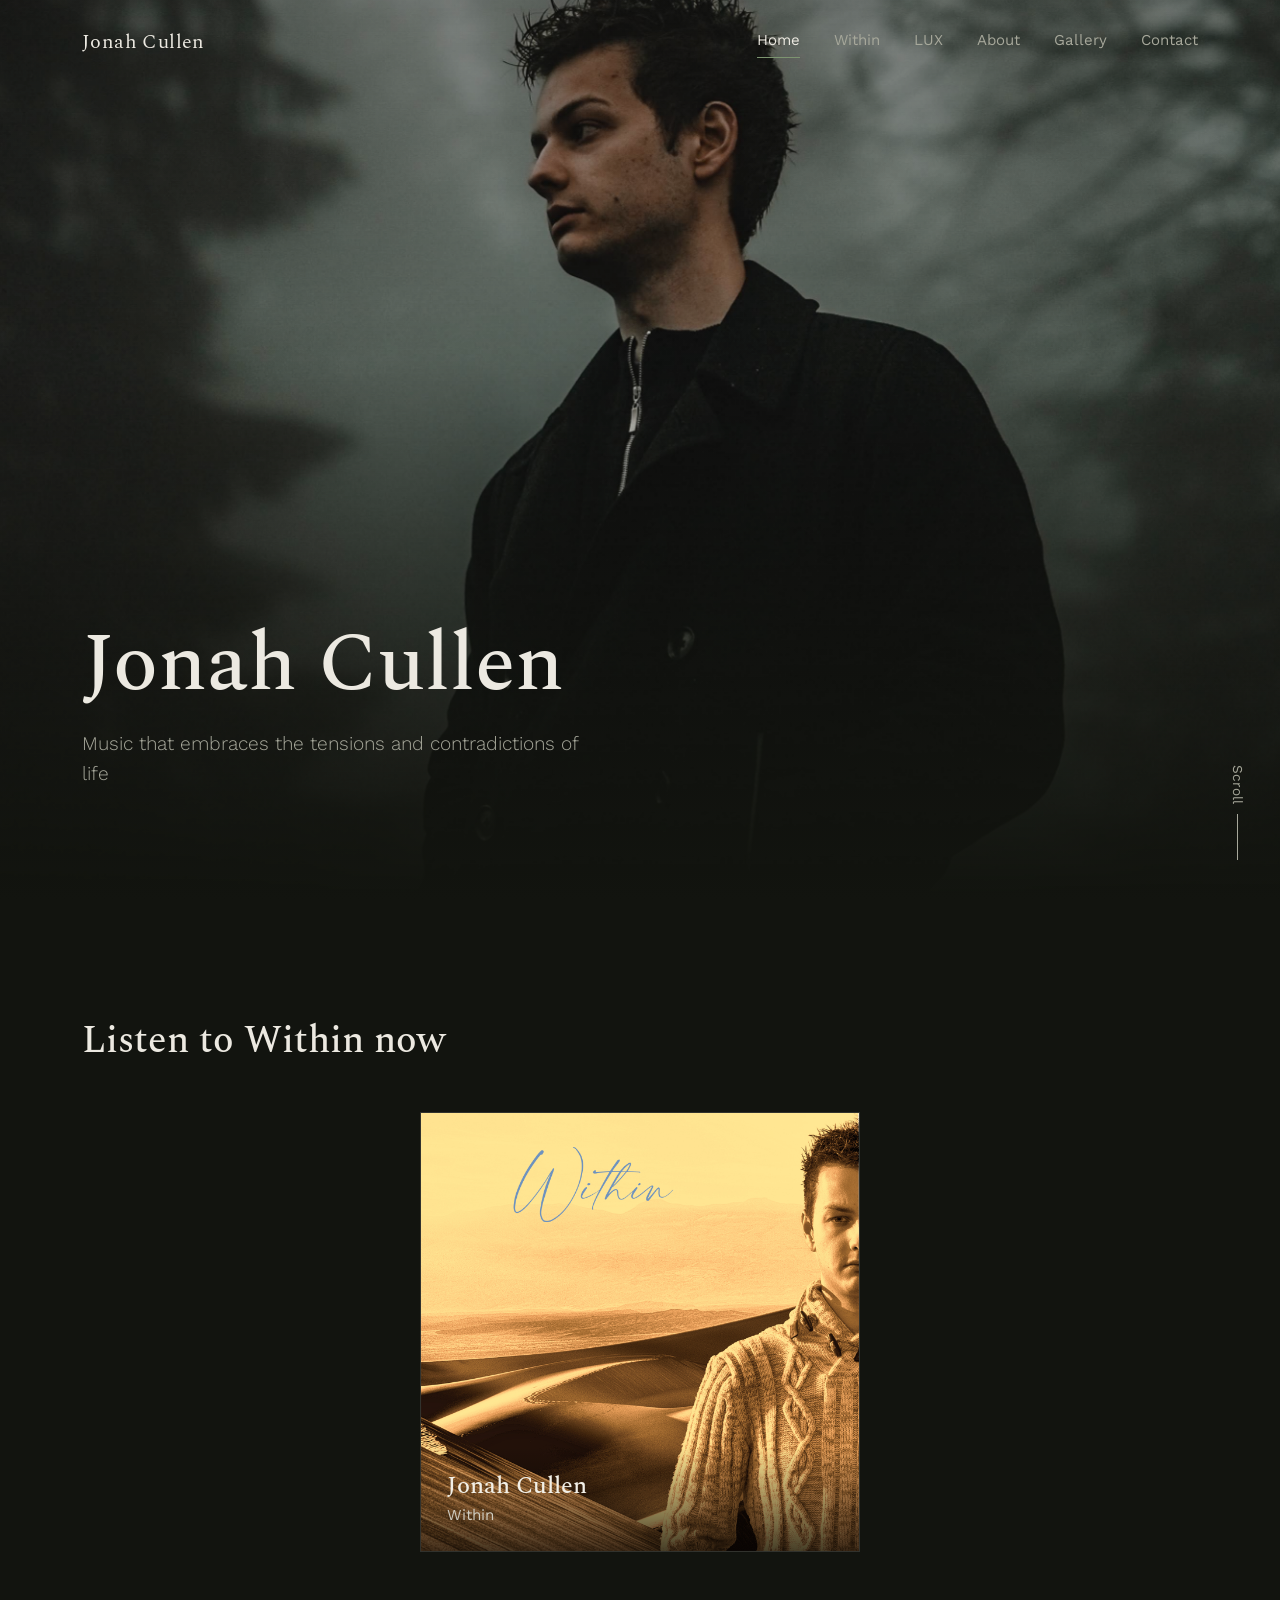
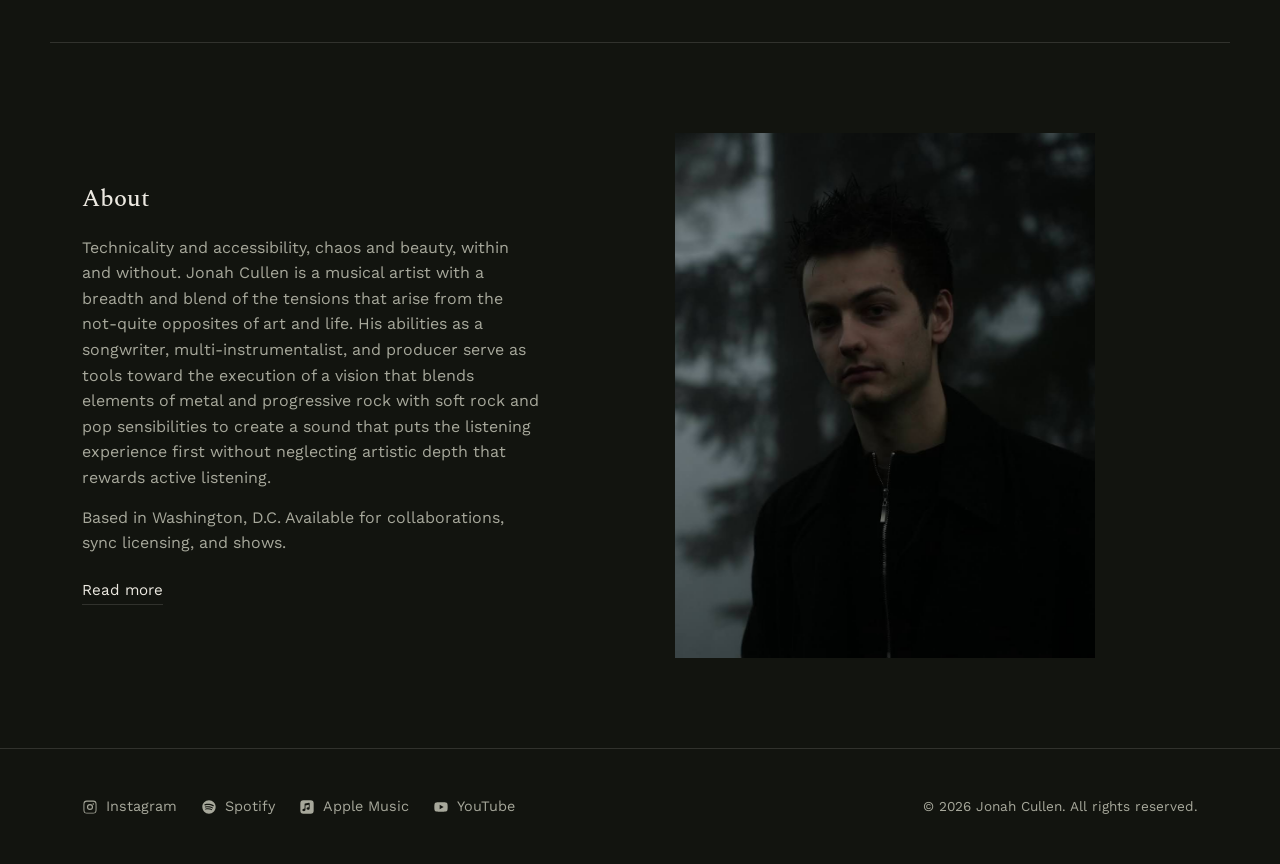
<file: index.html>
<!DOCTYPE html>
<html lang="en">
<head>
<meta charset="UTF-8">
<meta name="viewport" content="width=device-width, initial-scale=1.0">
<title>Jonah Cullen</title>
<meta name="description" content="Jonah Cullen Music - Official Site">
<link rel="stylesheet" href="style.css">
</head>
<body>

<header class="site-header" id="siteHeader">
  <div class="header-inner">
    <a href="index.html" class="logo">Jonah Cullen</a>
    <button class="nav-toggle" id="navToggle" aria-label="Toggle menu" aria-expanded="false"><span></span></button>
    <nav class="site-nav" id="siteNav">
      <a href="index.html" class="is-active">Home</a>
      <a href="within.html">Within</a>
      <a href="lux.html">LUX</a>
      <a href="about.html">About</a>
      <a href="gallery.html">Gallery</a>
      <a href="contact.html">Contact</a>
    </nav>
  </div>
</header>

<section class="hero hero-fit-photo">
  <div class="hero-media" data-parallax data-parallax-speed="0.35">
    <!-- If this photo crops oddly, adjust the object-position value on
         .hero-media img in style.css (search for "hero-media img"). -->
    <img src="images/dark_main.jpeg" alt="Jonah Cullen, dark portrait">
  </div>
  <div class="hero-scrim"></div>
  <div class="hero-content">
    <h1 class="hero-name">Jonah Cullen</h1>
    <p class="hero-tagline">Music that embraces the tensions and contradictions of life</p>
  </div>
  <a href="#work" class="hero-scroll-cue">Scroll</a>
</section>

<section class="projects" id="work">
  <div class="wrap">
    <h2 class="section-title">Listen to Within now</h2>
    <div class="project-grid">
      <a class="project-tile" href="within.html">
        <img src="images/within_album_cover.jpg" alt="Within album cover">
        <div class="project-tile-info">
          <h3>Jonah Cullen</h3>
          <p>Within</p>
        </div>
      </a>
    </div>
  </div>
</section>

<hr class="rule">

<section class="split">
  <div class="split-text">
    <h2>About</h2>
    <p>Technicality and accessibility, chaos and beauty, within and without. Jonah Cullen is a musical artist with a breadth and blend of the tensions that arise from the not-quite opposites of art and life. His abilities as a songwriter, multi-instrumentalist, and producer serve as tools toward the execution of a vision that blends elements of metal and progressive rock with soft rock and pop sensibilities to create a sound that puts the listening experience first without neglecting artistic depth that rewards active listening.</p>
    <p>Based in Washington, D.C. Available for collaborations, sync licensing, and shows.</p>
    <a href="about.html" class="text-link">Read more</a>
  </div>
  <div class="split-media">
    <!-- If this photo crops oddly, adjust the object-position value on
         .split-media img in style.css (search for "split-media img"). -->
    <img src="images/dark1.jpg" alt="Jonah Cullen, bio photo" class="small-photo">
  </div>
</section>

<footer class="site-footer">
  <div class="footer-inner">
    <div class="footer-social">
      <a class="social-link" href="https://www.instagram.com/jonah_cullen?stkn=MzIwM2lxb25rYWd0&utm_source=qr" target="_blank" rel="noopener" aria-label="Instagram">
        <svg viewBox="0 0 24 24"><path d="M12 2.2c3.2 0 3.6 0 4.85.07 3.25.15 4.77 1.69 4.92 4.92.06 1.25.07 1.62.07 4.81s-.01 3.56-.07 4.81c-.15 3.23-1.66 4.77-4.92 4.92-1.25.06-1.62.07-4.85.07s-3.6-.01-4.85-.07c-3.26-.15-4.77-1.7-4.92-4.92-.06-1.25-.07-1.62-.07-4.81s.02-3.56.07-4.81c.15-3.23 1.66-4.77 4.92-4.92C8.4 2.21 8.8 2.2 12 2.2zm0 1.8c-3.15 0-3.52.01-4.76.07-2.34.11-3.44 1.22-3.55 3.55-.06 1.24-.07 1.6-.07 4.75s.01 3.51.07 4.75c.11 2.32 1.2 3.44 3.55 3.55 1.24.06 1.6.07 4.76.07s3.52-.01 4.76-.07c2.34-.11 3.44-1.22 3.55-3.55.06-1.24.07-1.6.07-4.75s-.01-3.51-.07-4.75c-.11-2.32-1.2-3.44-3.55-3.55C15.52 4.01 15.15 4 12 4zm0 3.4a4.6 4.6 0 1 1 0 9.2 4.6 4.6 0 0 1 0-9.2zm0 1.8a2.8 2.8 0 1 0 0 5.6 2.8 2.8 0 0 0 0-5.6zm4.8-2.9a1.08 1.08 0 1 1 0 2.15 1.08 1.08 0 0 1 0-2.15z"/></svg>
        Instagram
      </a>
      <a class="social-link" href="https://open.spotify.com/artist/4zawUawusSTIvIQHtU4E2L?si=zxTXXb7mRJS4Yf6BM6Irqg&utm_source=copy-link" target="_blank" rel="noopener" aria-label="Spotify">
        <svg viewBox="0 0 24 24"><path d="M12 2C6.48 2 2 6.48 2 12s4.48 10 10 10 10-4.48 10-10S17.52 2 12 2zm4.59 14.42a.62.62 0 0 1-.86.2c-2.35-1.44-5.3-1.76-8.79-.96a.62.62 0 1 1-.27-1.2c3.82-.87 7.1-.5 9.72 1.1.3.18.4.57.2.86zm1.22-2.72a.77.77 0 0 1-1.07.25c-2.69-1.65-6.79-2.13-9.97-1.17a.78.78 0 0 1-.45-1.49c3.63-1.1 8.14-.56 11.24 1.34.37.23.48.71.25 1.07zm.1-2.83c-3.23-1.92-8.56-2.1-11.65-1.16a.93.93 0 1 1-.54-1.78c3.54-1.07 9.43-.87 13.15 1.34a.93.93 0 0 1-.96 1.6z"/></svg>
        Spotify
      </a>
      <a class="social-link" href="https://music.apple.com/us/artist/jonah-cullen/1609430647" target="_blank" rel="noopener" aria-label="Apple Music">
        <svg viewBox="0 0 24 24"><path d="M17.5 2h-11A4.5 4.5 0 0 0 2 6.5v11A4.5 4.5 0 0 0 6.5 22h11a4.5 4.5 0 0 0 4.5-4.5v-11A4.5 4.5 0 0 0 17.5 2zM16 7.2v6.9c0 1.2-.9 2.1-2.4 2.1-1.3 0-2.2-.7-2.2-1.8 0-1 .8-1.7 1.9-1.9l1.4-.2V8.6l-5 1v6.5c0 1.2-.9 2.1-2.4 2.1-1.3 0-2.2-.7-2.2-1.8 0-1 .8-1.7 1.9-1.9l1.4-.2V7.5c0-.4.2-.6.6-.7l6-1.2c.5-.1 1 .2 1 .8z"/></svg>
        Apple Music
      </a>
      <a class="social-link" href="https://m.youtube.com/channel/UCbyR0lU6v4YIGfctLWPCSPg" target="_blank" rel="noopener" aria-label="YouTube">
        <svg viewBox="0 0 24 24"><path d="M22 12s0-3.2-.4-4.7a2.9 2.9 0 0 0-2-2C17.9 5 12 5 12 5s-5.9 0-7.6.3a2.9 2.9 0 0 0-2 2C2 8.8 2 12 2 12s0 3.2.4 4.7a2.9 2.9 0 0 0 2 2C6.1 19 12 19 12 19s5.9 0 7.6-.3a2.9 2.9 0 0 0 2-2C22 15.2 22 12 22 12zM10 15.5v-7l6 3.5-6 3.5z"/></svg>
        YouTube
      </a>
    </div>
    <p class="footer-note">&copy; 2026 Jonah Cullen. All rights reserved.</p>
  </div>
</footer>

<script src="script.js"></script>
</body>
</html>
</file>
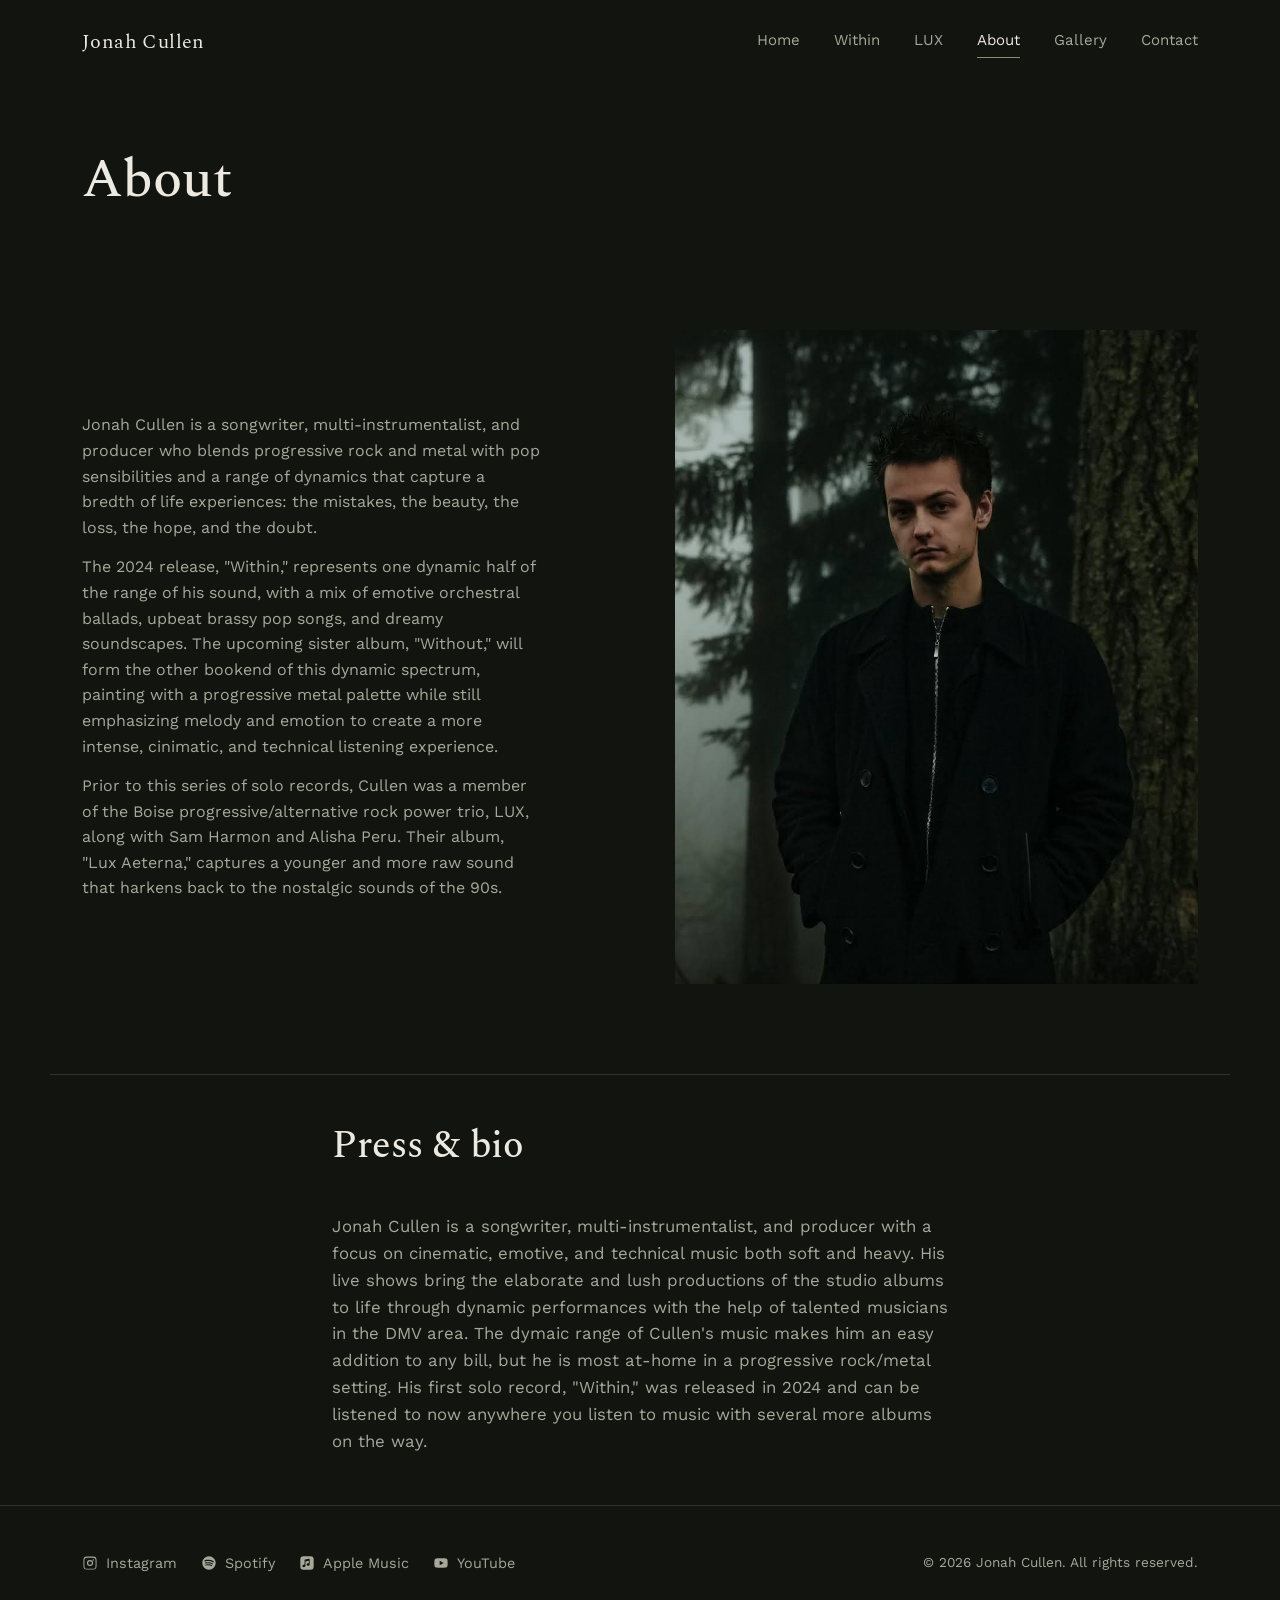
<file: about.html>
<!DOCTYPE html>
<html lang="en">
<head>
<meta charset="UTF-8">
<meta name="viewport" content="width=device-width, initial-scale=1.0">
<title>About | Jonah Cullen</title>
<meta name="description" content="About Jonah Cullen — songwriter, producer, formerly of LUX.">
<link rel="stylesheet" href="style.css">
</head>
<body>

<header class="site-header" id="siteHeader">
  <div class="header-inner">
    <a href="index.html" class="logo">Jonah Cullen</a>
    <button class="nav-toggle" id="navToggle" aria-label="Toggle menu" aria-expanded="false"><span></span></button>
    <nav class="site-nav" id="siteNav">
      <a href="index.html">Home</a>
      <a href="within.html">Within</a>
      <a href="lux.html">LUX</a>
      <a href="about.html" class="is-active">About</a>
      <a href="gallery.html">Gallery</a>
      <a href="contact.html">Contact</a>
    </nav>
  </div>
</header>

<section class="about-hero">
  <div class="wrap">
    <h1>About</h1>
  </div>
</section>

<section class="split">
  <div class="split-text">
    <!-- PLACEHOLDER BIO — replace with your own copy. Keep paragraphs short. -->
	<p>Jonah Cullen is a songwriter, multi-instrumentalist, and producer who blends progressive rock and metal with pop sensibilities and a range of dynamics that capture a bredth of life experiences: the mistakes, the beauty, the loss, the hope, and the doubt.</p>
    <p>The 2024 release, "Within," represents one dynamic half of the range of his sound, with a mix of emotive orchestral ballads, upbeat brassy pop songs, and dreamy soundscapes. The upcoming sister album, "Without," will form the other bookend of this dynamic spectrum, painting with a progressive metal palette while still emphasizing melody and emotion to create a more intense, cinimatic, and technical listening experience.</p>
    <p>Prior to this series of solo records, Cullen was a member of the Boise progressive/alternative rock power trio, LUX, along with Sam Harmon and Alisha Peru. Their album, "Lux Aeterna," captures a younger and more raw sound that harkens back to the nostalgic sounds of the 90s.</p>
  </div>
  <div class="split-media">
    <!-- Use a headshot here -->
    <img src="images/dark2.jpg" alt="Jonah Cullen portrait">
  </div>
</section>

<hr class="rule">

<section class="bio-block">
  <div class="wrap">
    <h2 class="section-title">Press &amp; bio</h2>
    <!-- PLACEHOLDER: short-form bio for press kits, 2–3 sentences -->
    <p>Jonah Cullen is a songwriter, multi-instrumentalist, and producer with a focus on cinematic, emotive, and technical music both soft and heavy. His live shows bring the elaborate and lush productions of the studio albums to life through dynamic performances with the help of talented musicians in the DMV area. The dymaic range of Cullen's music makes him an easy addition to any bill, but he is most at-home in a progressive rock/metal setting. His first solo record, "Within," was released in 2024 and can be listened to now anywhere you listen to music with several more albums on the way.</p>
  </div>
</section>

<footer class="site-footer">
  <div class="footer-inner">
    <div class="footer-social">
      <a class="social-link" href="https://www.instagram.com/jonah_cullen?stkn=MzIwM2lxb25rYWd0&utm_source=qr" target="_blank" rel="noopener" aria-label="Instagram">
        <svg viewBox="0 0 24 24"><path d="M12 2.2c3.2 0 3.6 0 4.85.07 3.25.15 4.77 1.69 4.92 4.92.06 1.25.07 1.62.07 4.81s-.01 3.56-.07 4.81c-.15 3.23-1.66 4.77-4.92 4.92-1.25.06-1.62.07-4.85.07s-3.6-.01-4.85-.07c-3.26-.15-4.77-1.7-4.92-4.92-.06-1.25-.07-1.62-.07-4.81s.02-3.56.07-4.81c.15-3.23 1.66-4.77 4.92-4.92C8.4 2.21 8.8 2.2 12 2.2zm0 1.8c-3.15 0-3.52.01-4.76.07-2.34.11-3.44 1.22-3.55 3.55-.06 1.24-.07 1.6-.07 4.75s.01 3.51.07 4.75c.11 2.32 1.2 3.44 3.55 3.55 1.24.06 1.6.07 4.76.07s3.52-.01 4.76-.07c2.34-.11 3.44-1.22 3.55-3.55.06-1.24.07-1.6.07-4.75s-.01-3.51-.07-4.75c-.11-2.32-1.2-3.44-3.55-3.55C15.52 4.01 15.15 4 12 4zm0 3.4a4.6 4.6 0 1 1 0 9.2 4.6 4.6 0 0 1 0-9.2zm0 1.8a2.8 2.8 0 1 0 0 5.6 2.8 2.8 0 0 0 0-5.6zm4.8-2.9a1.08 1.08 0 1 1 0 2.15 1.08 1.08 0 0 1 0-2.15z"/></svg>
        Instagram
      </a>
      <a class="social-link" href="https://open.spotify.com/artist/4zawUawusSTIvIQHtU4E2L?si=zxTXXb7mRJS4Yf6BM6Irqg&utm_source=copy-link" target="_blank" rel="noopener" aria-label="Spotify">
        <svg viewBox="0 0 24 24"><path d="M12 2C6.48 2 2 6.48 2 12s4.48 10 10 10 10-4.48 10-10S17.52 2 12 2zm4.59 14.42a.62.62 0 0 1-.86.2c-2.35-1.44-5.3-1.76-8.79-.96a.62.62 0 1 1-.27-1.2c3.82-.87 7.1-.5 9.72 1.1.3.18.4.57.2.86zm1.22-2.72a.77.77 0 0 1-1.07.25c-2.69-1.65-6.79-2.13-9.97-1.17a.78.78 0 0 1-.45-1.49c3.63-1.1 8.14-.56 11.24 1.34.37.23.48.71.25 1.07zm.1-2.83c-3.23-1.92-8.56-2.1-11.65-1.16a.93.93 0 1 1-.54-1.78c3.54-1.07 9.43-.87 13.15 1.34a.93.93 0 0 1-.96 1.6z"/></svg>
        Spotify
      </a>
      <a class="social-link" href="https://music.apple.com/us/artist/jonah-cullen/1609430647" target="_blank" rel="noopener" aria-label="Apple Music">
        <svg viewBox="0 0 24 24"><path d="M17.5 2h-11A4.5 4.5 0 0 0 2 6.5v11A4.5 4.5 0 0 0 6.5 22h11a4.5 4.5 0 0 0 4.5-4.5v-11A4.5 4.5 0 0 0 17.5 2zM16 7.2v6.9c0 1.2-.9 2.1-2.4 2.1-1.3 0-2.2-.7-2.2-1.8 0-1 .8-1.7 1.9-1.9l1.4-.2V8.6l-5 1v6.5c0 1.2-.9 2.1-2.4 2.1-1.3 0-2.2-.7-2.2-1.8 0-1 .8-1.7 1.9-1.9l1.4-.2V7.5c0-.4.2-.6.6-.7l6-1.2c.5-.1 1 .2 1 .8z"/></svg>
        Apple Music
      </a>
      <a class="social-link" href="https://m.youtube.com/channel/UCbyR0lU6v4YIGfctLWPCSPg" target="_blank" rel="noopener" aria-label="YouTube">
        <svg viewBox="0 0 24 24"><path d="M22 12s0-3.2-.4-4.7a2.9 2.9 0 0 0-2-2C17.9 5 12 5 12 5s-5.9 0-7.6.3a2.9 2.9 0 0 0-2 2C2 8.8 2 12 2 12s0 3.2.4 4.7a2.9 2.9 0 0 0 2 2C6.1 19 12 19 12 19s5.9 0 7.6-.3a2.9 2.9 0 0 0 2-2C22 15.2 22 12 22 12zM10 15.5v-7l6 3.5-6 3.5z"/></svg>
        YouTube
      </a>
    </div>
    <p class="footer-note">&copy; 2026 Jonah Cullen. All rights reserved.</p>
  </div>
</footer>

<script src="script.js"></script>
</body>
</html>
</file>
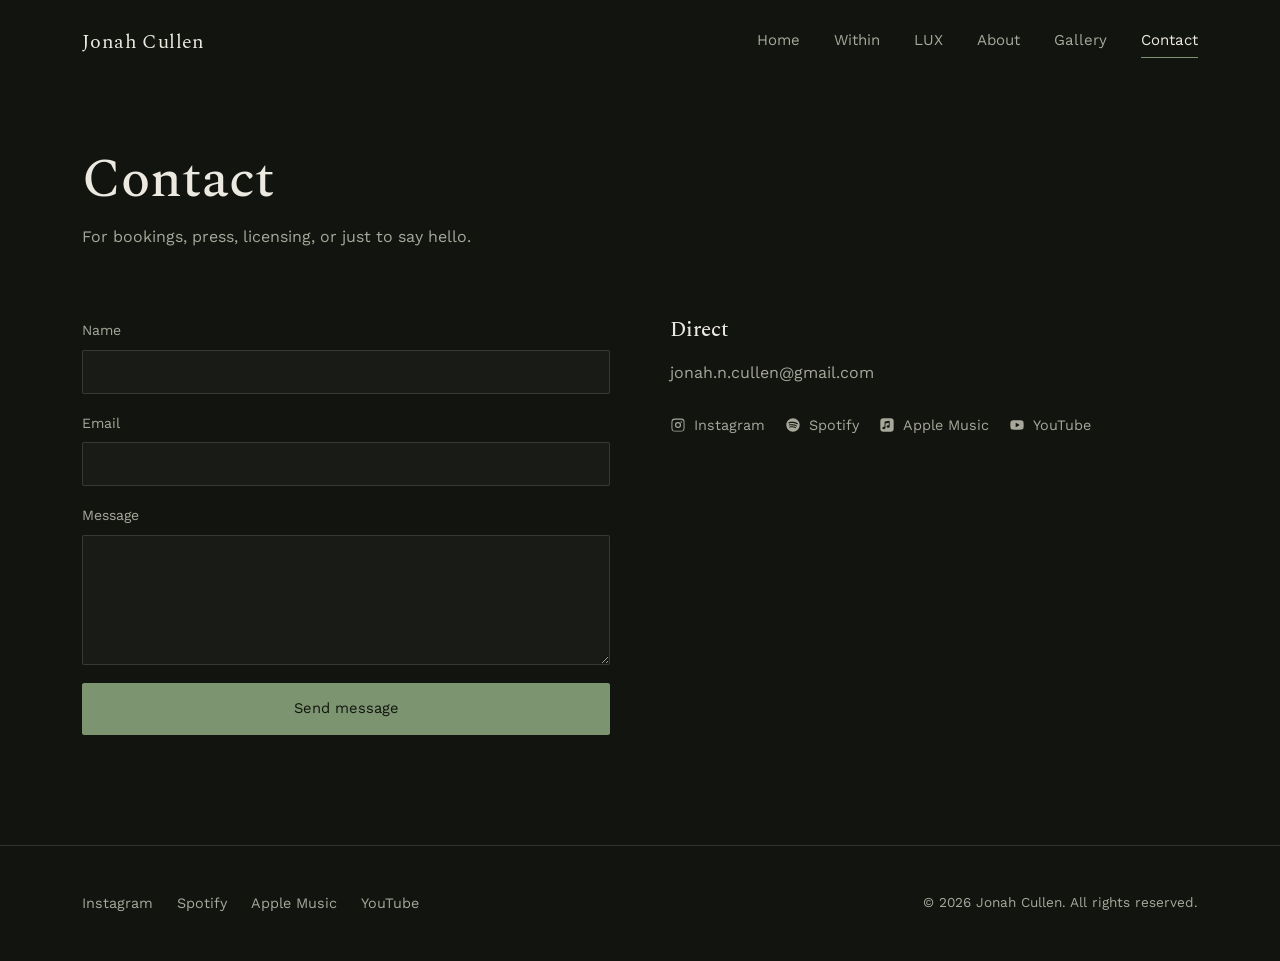
<file: contact.html>
<!DOCTYPE html>
<html lang="en">
<head>
<meta charset="UTF-8">
<meta name="viewport" content="width=device-width, initial-scale=1.0">
<title>Contact | Jonah Cullen</title>
<meta name="description" content="Get in touch with Jonah Cullen.">
<link rel="stylesheet" href="style.css">
</head>
<body>

<header class="site-header" id="siteHeader">
  <div class="header-inner">
    <a href="index.html" class="logo">Jonah Cullen</a>
    <button class="nav-toggle" id="navToggle" aria-label="Toggle menu" aria-expanded="false"><span></span></button>
    <nav class="site-nav" id="siteNav">
      <a href="index.html">Home</a>
      <a href="within.html">Within</a>
      <a href="lux.html">LUX</a>
      <a href="about.html">About</a>
      <a href="gallery.html">Gallery</a>
      <a href="contact.html" class="is-active">Contact</a>
    </nav>
  </div>
</header>

<section class="contact-hero">
  <div class="wrap">
    <h1>Contact</h1>
    <p>For bookings, press, licensing, or just to say hello.</p>
  </div>
</section>

<section class="contact-block">
    <!--
      This form submits to Formspree (a free form backend) via JavaScript
      (see script.js), so the visitor never leaves this page — no redirect to
      formspree.io. Formspree sends you a one-time confirmation email the
      first time it gets a real submission; click the link in that email or
      messages won't arrive. The hidden _subject field just sets the email's
      subject line. If JavaScript is unavailable for some reason, the form
      still works as a plain submit — it would just redirect to Formspree's
      own confirmation page in that fallback case.
    -->
    <form class="contact-form" id="contactForm" action="https://formspree.io/f/mkjgkbyd" method="POST">
      <input type="hidden" name="_subject" value="New message from your website contact form">
      <div class="field">
        <label for="name">Name</label>
        <input type="text" id="name" name="name" required>
      </div>
      <div class="field">
        <label for="email">Email</label>
        <input type="email" id="email" name="email" required>
      </div>
      <div class="field">
        <label for="message">Message</label>
        <textarea id="message" name="message" required></textarea>
      </div>
      <button type="submit" class="btn btn-solid">Send message</button>
      <p class="form-status form-status-success" id="formSuccess" hidden>Thanks for reaching out — I'll get back to you soon.</p>
      <p class="form-status form-status-error" id="formError" hidden>Something went wrong sending that — try again, or email me directly below.</p>
    </form>

    <div class="contact-direct">
      <h2>Direct</h2>
      <p><!-- TODO: replace with your real contact email --> jonah.n.cullen@gmail.com</p>
      <div class="contact-social">
        <a class="social-link" href="https://www.instagram.com/jonah_cullen?stkn=MzIwM2lxb25rYWd0&utm_source=qr" target="_blank" rel="noopener" aria-label="Instagram">
          <svg viewBox="0 0 24 24"><path d="M12 2.2c3.2 0 3.6 0 4.85.07 3.25.15 4.77 1.69 4.92 4.92.06 1.25.07 1.62.07 4.81s-.01 3.56-.07 4.81c-.15 3.23-1.66 4.77-4.92 4.92-1.25.06-1.62.07-4.85.07s-3.6-.01-4.85-.07c-3.26-.15-4.77-1.7-4.92-4.92-.06-1.25-.07-1.62-.07-4.81s.02-3.56.07-4.81c.15-3.23 1.66-4.77 4.92-4.92C8.4 2.21 8.8 2.2 12 2.2zm0 1.8c-3.15 0-3.52.01-4.76.07-2.34.11-3.44 1.22-3.55 3.55-.06 1.24-.07 1.6-.07 4.75s.01 3.51.07 4.75c.11 2.32 1.2 3.44 3.55 3.55 1.24.06 1.6.07 4.76.07s3.52-.01 4.76-.07c2.34-.11 3.44-1.22 3.55-3.55.06-1.24.07-1.6.07-4.75s-.01-3.51-.07-4.75c-.11-2.32-1.2-3.44-3.55-3.55C15.52 4.01 15.15 4 12 4zm0 3.4a4.6 4.6 0 1 1 0 9.2 4.6 4.6 0 0 1 0-9.2zm0 1.8a2.8 2.8 0 1 0 0 5.6 2.8 2.8 0 0 0 0-5.6zm4.8-2.9a1.08 1.08 0 1 1 0 2.15 1.08 1.08 0 0 1 0-2.15z"/></svg>
          Instagram
        </a>
        <a class="social-link" href="https://open.spotify.com/artist/4zawUawusSTIvIQHtU4E2L?si=zxTXXb7mRJS4Yf6BM6Irqg&utm_source=copy-link" target="_blank" rel="noopener" aria-label="Spotify">
          <svg viewBox="0 0 24 24"><path d="M12 2C6.48 2 2 6.48 2 12s4.48 10 10 10 10-4.48 10-10S17.52 2 12 2zm4.59 14.42a.62.62 0 0 1-.86.2c-2.35-1.44-5.3-1.76-8.79-.96a.62.62 0 1 1-.27-1.2c3.82-.87 7.1-.5 9.72 1.1.3.18.4.57.2.86zm1.22-2.72a.77.77 0 0 1-1.07.25c-2.69-1.65-6.79-2.13-9.97-1.17a.78.78 0 0 1-.45-1.49c3.63-1.1 8.14-.56 11.24 1.34.37.23.48.71.25 1.07zm.1-2.83c-3.23-1.92-8.56-2.1-11.65-1.16a.93.93 0 1 1-.54-1.78c3.54-1.07 9.43-.87 13.15 1.34a.93.93 0 0 1-.96 1.6z"/></svg>
          Spotify
        </a>
        <a class="social-link" href="https://music.apple.com/us/artist/jonah-cullen/1609430647" target="_blank" rel="noopener" aria-label="Apple Music">
          <svg viewBox="0 0 24 24"><path d="M17.5 2h-11A4.5 4.5 0 0 0 2 6.5v11A4.5 4.5 0 0 0 6.5 22h11a4.5 4.5 0 0 0 4.5-4.5v-11A4.5 4.5 0 0 0 17.5 2zM16 7.2v6.9c0 1.2-.9 2.1-2.4 2.1-1.3 0-2.2-.7-2.2-1.8 0-1 .8-1.7 1.9-1.9l1.4-.2V8.6l-5 1v6.5c0 1.2-.9 2.1-2.4 2.1-1.3 0-2.2-.7-2.2-1.8 0-1 .8-1.7 1.9-1.9l1.4-.2V7.5c0-.4.2-.6.6-.7l6-1.2c.5-.1 1 .2 1 .8z"/></svg>
          Apple Music
        </a>
        <a class="social-link" href="https://m.youtube.com/channel/UCbyR0lU6v4YIGfctLWPCSPg" target="_blank" rel="noopener" aria-label="YouTube">
          <svg viewBox="0 0 24 24"><path d="M22 12s0-3.2-.4-4.7a2.9 2.9 0 0 0-2-2C17.9 5 12 5 12 5s-5.9 0-7.6.3a2.9 2.9 0 0 0-2 2C2 8.8 2 12 2 12s0 3.2.4 4.7a2.9 2.9 0 0 0 2 2C6.1 19 12 19 12 19s5.9 0 7.6-.3a2.9 2.9 0 0 0 2-2C22 15.2 22 12 22 12zM10 15.5v-7l6 3.5-6 3.5z"/></svg>
          YouTube
        </a>
      </div>
    </div>

</section>

<footer class="site-footer">
  <div class="footer-inner">
    <div class="footer-social">
      <a class="social-link" href="https://www.instagram.com/jonah_cullen?stkn=MzIwM2lxb25rYWd0&utm_source=qr" target="_blank" rel="noopener" aria-label="Instagram">Instagram</a>
      <a class="social-link" href="https://open.spotify.com/artist/4zawUawusSTIvIQHtU4E2L?si=zxTXXb7mRJS4Yf6BM6Irqg&utm_source=copy-link" target="_blank" rel="noopener" aria-label="Spotify">Spotify</a>
      <a class="social-link" href="https://music.apple.com/us/artist/jonah-cullen/1609430647" target="_blank" rel="noopener" aria-label="Apple Music">Apple Music</a>
      <a class="social-link" href="https://m.youtube.com/channel/UCbyR0lU6v4YIGfctLWPCSPg" target="_blank" rel="noopener" aria-label="YouTube">YouTube</a>
    </div>
    <p class="footer-note">&copy; 2026 Jonah Cullen. All rights reserved.</p>
  </div>
</footer>

<script src="script.js"></script>
</body>
</html>
</file>
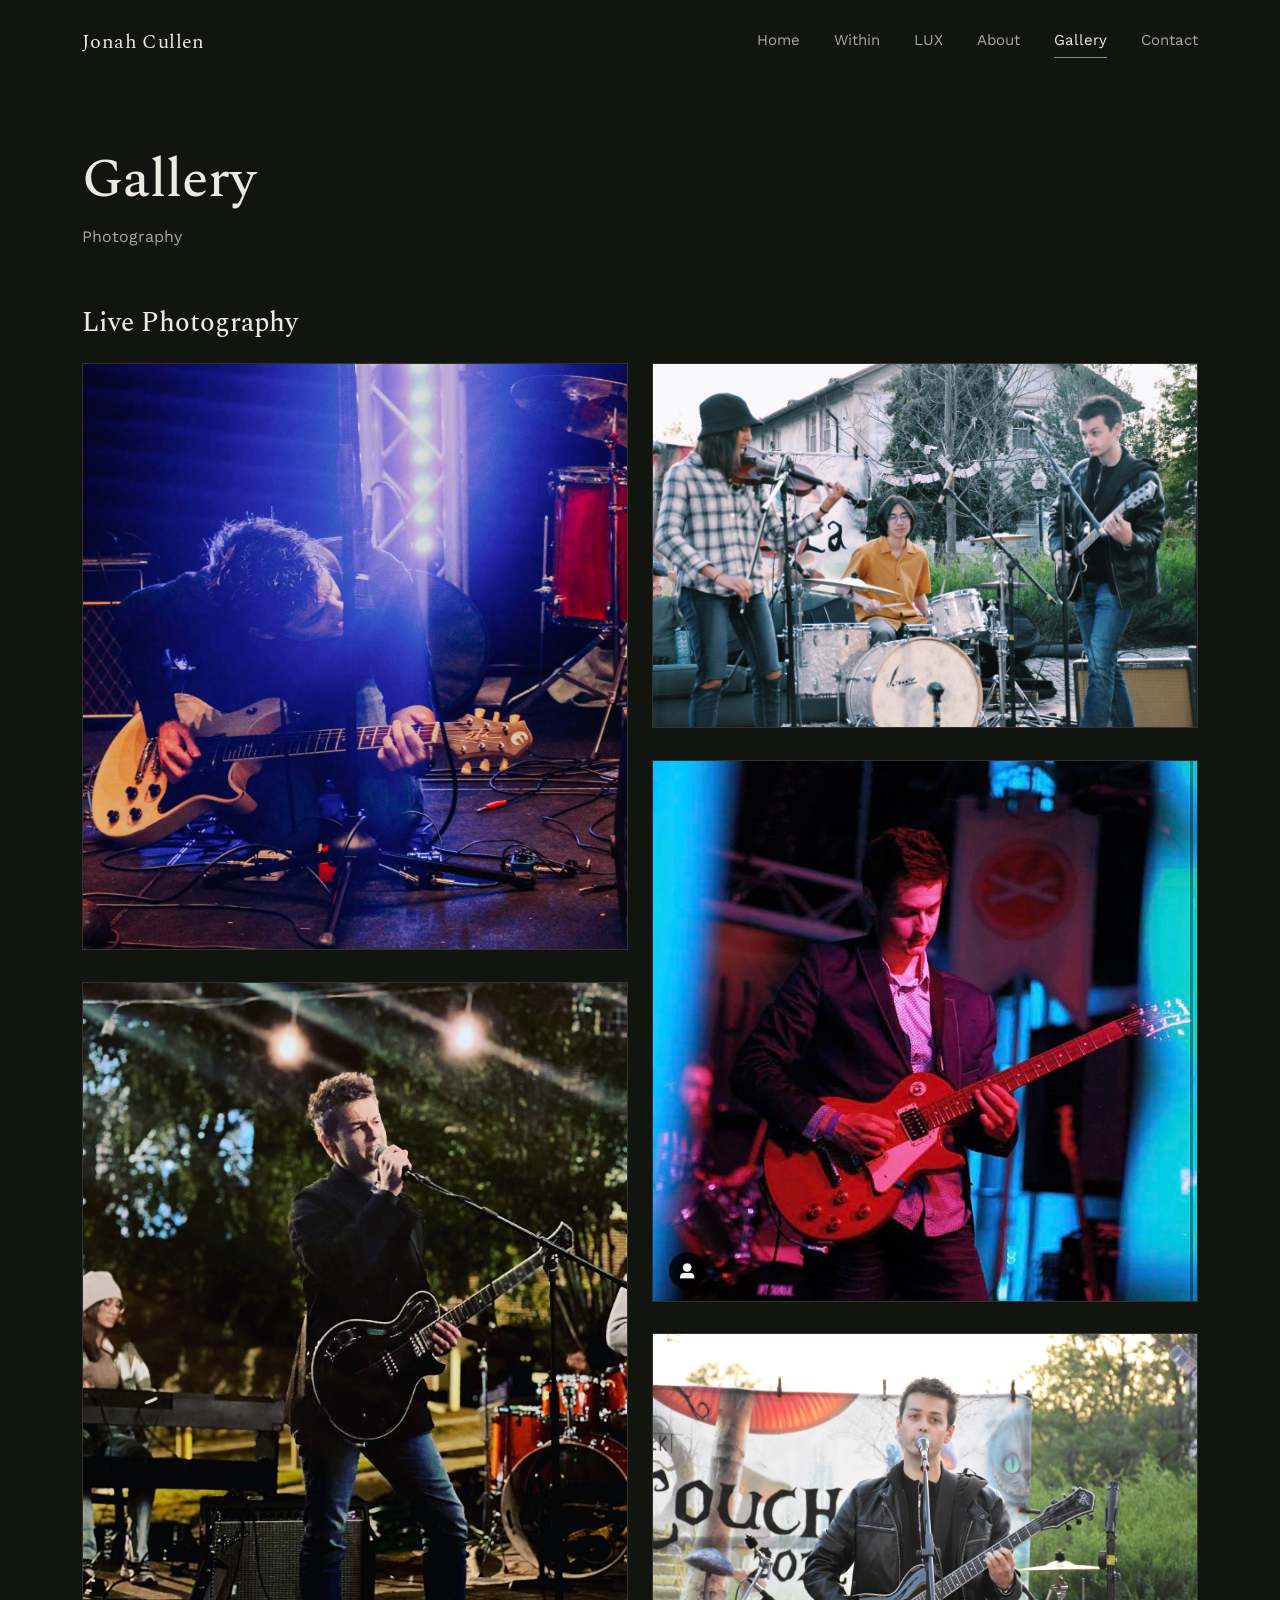
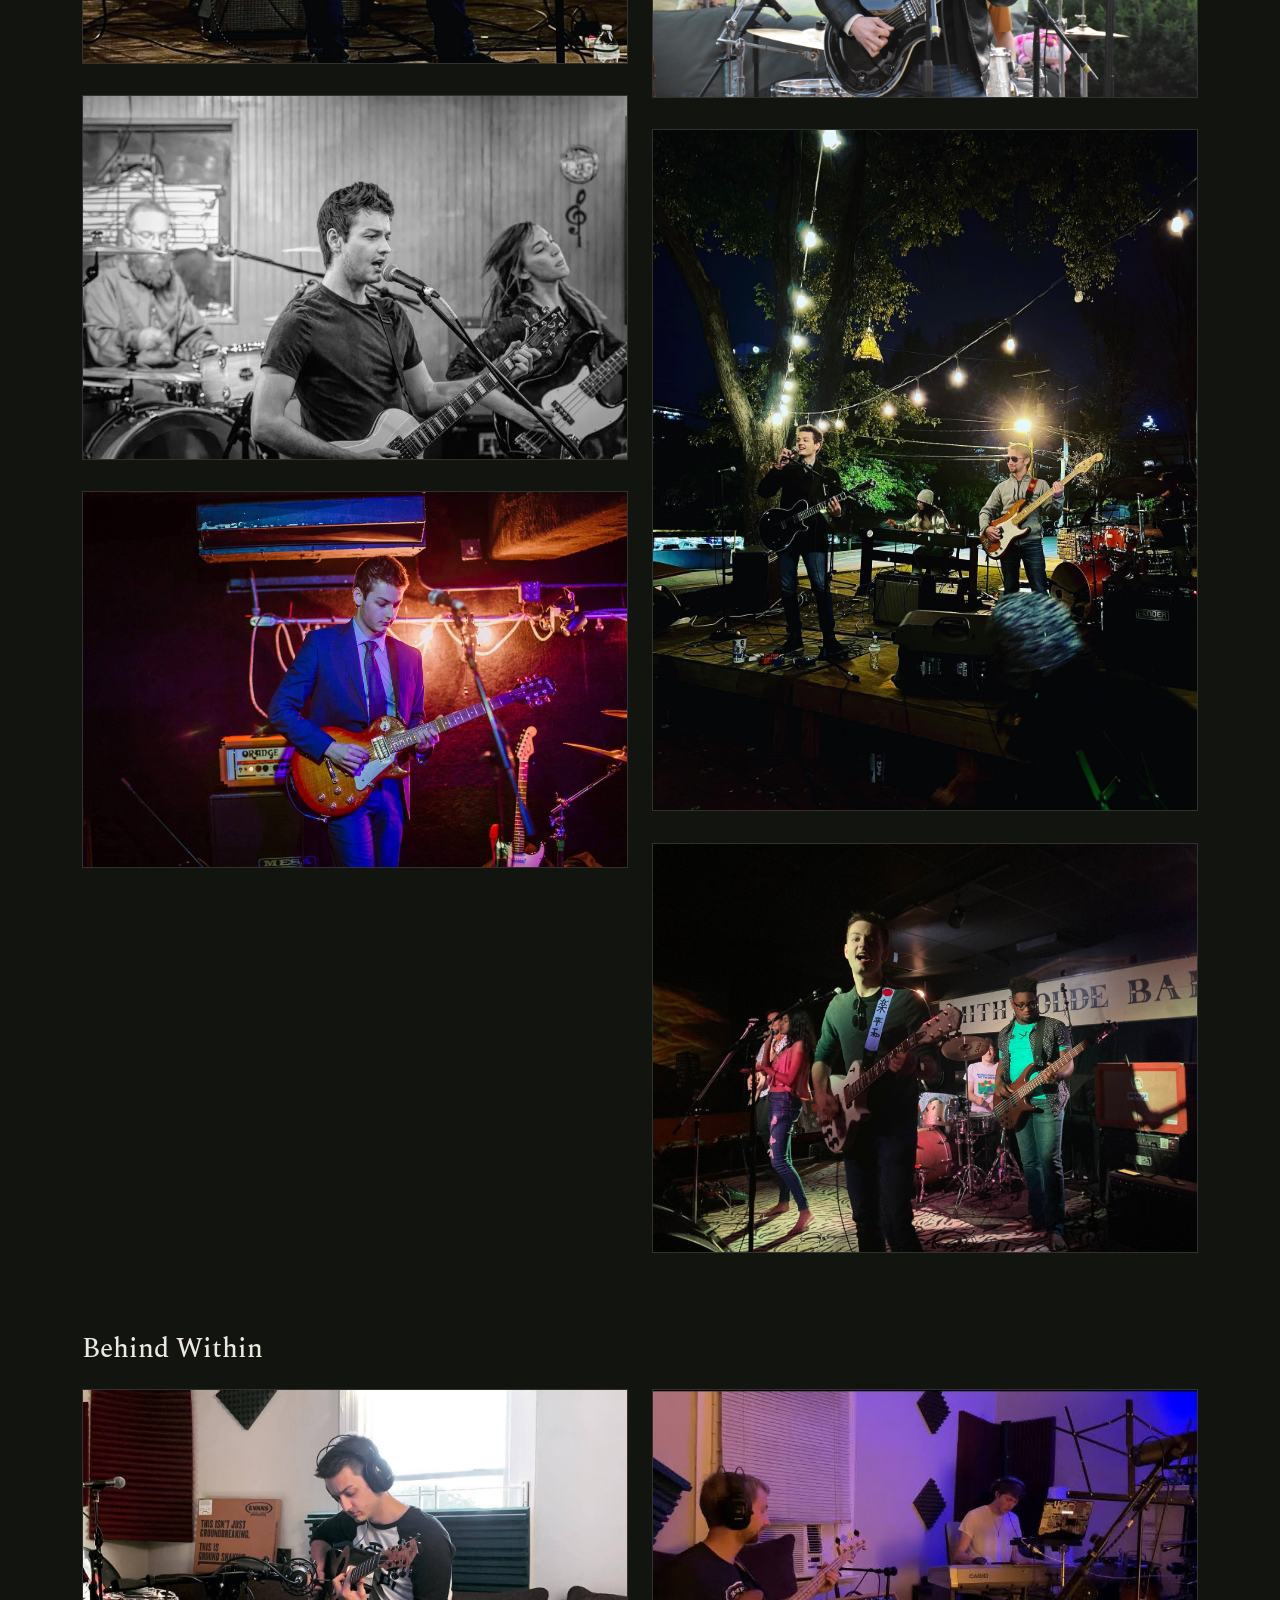
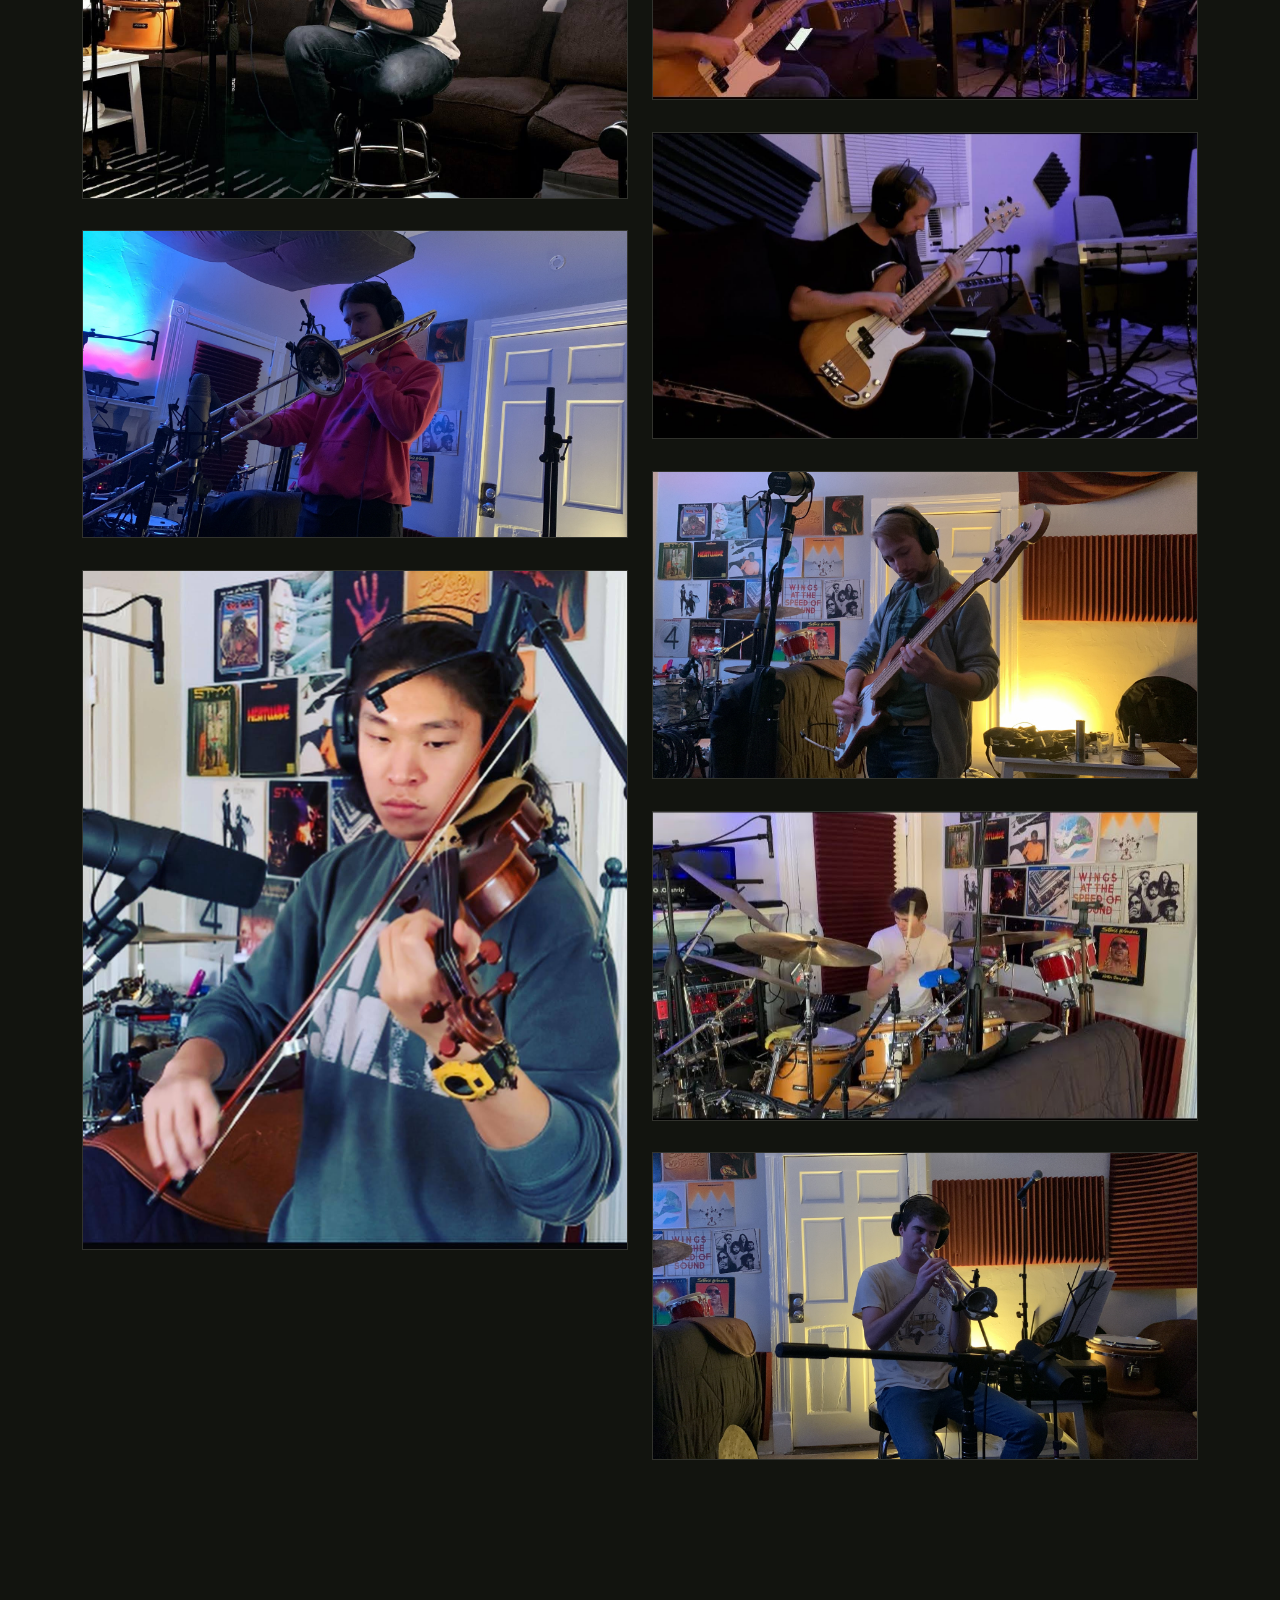
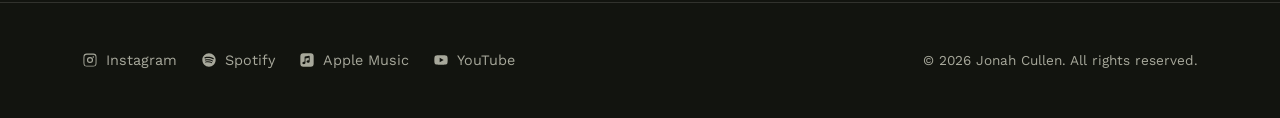
<file: gallery.html>
<!DOCTYPE html>
<html lang="en">
<head>
<meta charset="UTF-8">
<meta name="viewport" content="width=device-width, initial-scale=1.0">
<title>Gallery | Jonah Cullen</title>
<meta name="description" content="Live photos of Jonah Cullen and LUX.">
<link rel="stylesheet" href="style.css">
</head>
<body>

<header class="site-header" id="siteHeader">
  <div class="header-inner">
    <a href="index.html" class="logo">Jonah Cullen</a>
    <button class="nav-toggle" id="navToggle" aria-label="Toggle menu" aria-expanded="false"><span></span></button>
    <nav class="site-nav" id="siteNav">
      <a href="index.html">Home</a>
      <a href="within.html">Within</a>
      <a href="lux.html">LUX</a>
      <a href="about.html">About</a>
      <a href="gallery.html" class="is-active">Gallery</a>
      <a href="contact.html">Contact</a>
    </nav>
  </div>
</header>

<section class="gallery-hero">
  <div class="wrap">
    <h1>Gallery</h1>
    <p>Photography</p>
  </div>
</section>

<section class="gallery-grid-section">
  <div class="wrap">

    <h2 class="gallery-section-title">Live Photography</h2>
    <div class="gallery-grid">

      <!--
        GALLERY BLOCK — copy this whole <figure> element to add a photo to
        this section. Only the src (and the alt text, for accessibility)
        need to change. Blocks appear on the page in the same order they
        appear here in the file — no other setup needed.
      -->
      <figure class="gallery-item">
        <img src="images/gallery/kneeling.jpg" alt="Live performance photo">
      </figure>

      <figure class="gallery-item">
        <img src="images/gallery/gt1.jpg" alt="Live performance photo">
      </figure>

      <figure class="gallery-item">
        <img src="images/gallery/lux2.jpg" alt="Live performance photo">
      </figure>

      <figure class="gallery-item">
        <img src="images/gallery/lux3.jpg" alt="Live performance photo">
      </figure>

      <figure class="gallery-item">
        <img src="images/gallery/emory1.jpg" alt="Live performance photo">
      </figure>

      <figure class="gallery-item">
        <img src="images/gallery/lux1.jpg" alt="Live performance photo">
      </figure>

      <figure class="gallery-item">
        <img src="images/gallery/emory2.jpg" alt="Live performance photo">
      </figure>

      <figure class="gallery-item">
        <img src="images/gallery/gt2.jpg" alt="Live performance photo">
      </figure>

      <figure class="gallery-item">
        <img src="images/gallery/koyal.jpg" alt="Live performance photo">
      </figure>

    </div>

    <h2 class="gallery-section-title">Behind Within</h2>
    <div class="gallery-grid">

      <!-- GALLERY BLOCK — copy this whole <figure> element to add a photo to this section. -->

      <figure class="gallery-item">
        <img src="images/gallery/sudio1.jpg" alt="Live performance photo">
      </figure>

      <figure class="gallery-item">
        <img src="images/gallery/alex_studio.jpg" alt="Live performance photo">
      </figure>

      <figure class="gallery-item">
        <img src="images/gallery/eric_studio.jpg" alt="Live performance photo">
      </figure>

      <figure class="gallery-item">
        <img src="images/gallery/luke_ripken_studio.jpg" alt="Live performance photo">
      </figure>

      <figure class="gallery-item">
        <img src="images/gallery/luke_studio.jpg" alt="Live performance photo">
      </figure>

      <figure class="gallery-item">
        <img src="images/gallery/luke_studio2.jpg" alt="Live performance photo">
      </figure>

      <figure class="gallery-item">
        <img src="images/gallery/ripken_studio.jpg" alt="Live performance photo">
      </figure>

      <figure class="gallery-item">
        <img src="images/gallery/steven_studio.jpg" alt="Live performance photo">
      </figure>

    </div>

  </div>
</section>

<footer class="site-footer">
  <div class="footer-inner">
    <div class="footer-social">
      <a class="social-link" href="https://www.instagram.com/jonah_cullen?stkn=MzIwM2lxb25rYWd0&utm_source=qr" target="_blank" rel="noopener" aria-label="Instagram">
        <svg viewBox="0 0 24 24"><path d="M12 2.2c3.2 0 3.6 0 4.85.07 3.25.15 4.77 1.69 4.92 4.92.06 1.25.07 1.62.07 4.81s-.01 3.56-.07 4.81c-.15 3.23-1.66 4.77-4.92 4.92-1.25.06-1.62.07-4.85.07s-3.6-.01-4.85-.07c-3.26-.15-4.77-1.7-4.92-4.92-.06-1.25-.07-1.62-.07-4.81s.02-3.56.07-4.81c.15-3.23 1.66-4.77 4.92-4.92C8.4 2.21 8.8 2.2 12 2.2zm0 1.8c-3.15 0-3.52.01-4.76.07-2.34.11-3.44 1.22-3.55 3.55-.06 1.24-.07 1.6-.07 4.75s.01 3.51.07 4.75c.11 2.32 1.2 3.44 3.55 3.55 1.24.06 1.6.07 4.76.07s3.52-.01 4.76-.07c2.34-.11 3.44-1.22 3.55-3.55.06-1.24.07-1.6.07-4.75s-.01-3.51-.07-4.75c-.11-2.32-1.2-3.44-3.55-3.55C15.52 4.01 15.15 4 12 4zm0 3.4a4.6 4.6 0 1 1 0 9.2 4.6 4.6 0 0 1 0-9.2zm0 1.8a2.8 2.8 0 1 0 0 5.6 2.8 2.8 0 0 0 0-5.6zm4.8-2.9a1.08 1.08 0 1 1 0 2.15 1.08 1.08 0 0 1 0-2.15z"/></svg>
        Instagram
      </a>
      <a class="social-link" href="https://open.spotify.com/artist/4zawUawusSTIvIQHtU4E2L?si=zxTXXb7mRJS4Yf6BM6Irqg&utm_source=copy-link" target="_blank" rel="noopener" aria-label="Spotify">
        <svg viewBox="0 0 24 24"><path d="M12 2C6.48 2 2 6.48 2 12s4.48 10 10 10 10-4.48 10-10S17.52 2 12 2zm4.59 14.42a.62.62 0 0 1-.86.2c-2.35-1.44-5.3-1.76-8.79-.96a.62.62 0 1 1-.27-1.2c3.82-.87 7.1-.5 9.72 1.1.3.18.4.57.2.86zm1.22-2.72a.77.77 0 0 1-1.07.25c-2.69-1.65-6.79-2.13-9.97-1.17a.78.78 0 0 1-.45-1.49c3.63-1.1 8.14-.56 11.24 1.34.37.23.48.71.25 1.07zm.1-2.83c-3.23-1.92-8.56-2.1-11.65-1.16a.93.93 0 1 1-.54-1.78c3.54-1.07 9.43-.87 13.15 1.34a.93.93 0 0 1-.96 1.6z"/></svg>
        Spotify
      </a>
      <a class="social-link" href="https://music.apple.com/us/artist/jonah-cullen/1609430647" target="_blank" rel="noopener" aria-label="Apple Music">
        <svg viewBox="0 0 24 24"><path d="M17.5 2h-11A4.5 4.5 0 0 0 2 6.5v11A4.5 4.5 0 0 0 6.5 22h11a4.5 4.5 0 0 0 4.5-4.5v-11A4.5 4.5 0 0 0 17.5 2zM16 7.2v6.9c0 1.2-.9 2.1-2.4 2.1-1.3 0-2.2-.7-2.2-1.8 0-1 .8-1.7 1.9-1.9l1.4-.2V8.6l-5 1v6.5c0 1.2-.9 2.1-2.4 2.1-1.3 0-2.2-.7-2.2-1.8 0-1 .8-1.7 1.9-1.9l1.4-.2V7.5c0-.4.2-.6.6-.7l6-1.2c.5-.1 1 .2 1 .8z"/></svg>
        Apple Music
      </a>
      <a class="social-link" href="https://m.youtube.com/channel/UCbyR0lU6v4YIGfctLWPCSPg" target="_blank" rel="noopener" aria-label="YouTube">
        <svg viewBox="0 0 24 24"><path d="M22 12s0-3.2-.4-4.7a2.9 2.9 0 0 0-2-2C17.9 5 12 5 12 5s-5.9 0-7.6.3a2.9 2.9 0 0 0-2 2C2 8.8 2 12 2 12s0 3.2.4 4.7a2.9 2.9 0 0 0 2 2C6.1 19 12 19 12 19s5.9 0 7.6-.3a2.9 2.9 0 0 0 2-2C22 15.2 22 12 22 12zM10 15.5v-7l6 3.5-6 3.5z"/></svg>
        YouTube
      </a>
    </div>
    <p class="footer-note">&copy; 2026 Jonah Cullen. All rights reserved.</p>
  </div>
</footer>

<script src="script.js"></script>
</body>
</html>
</file>
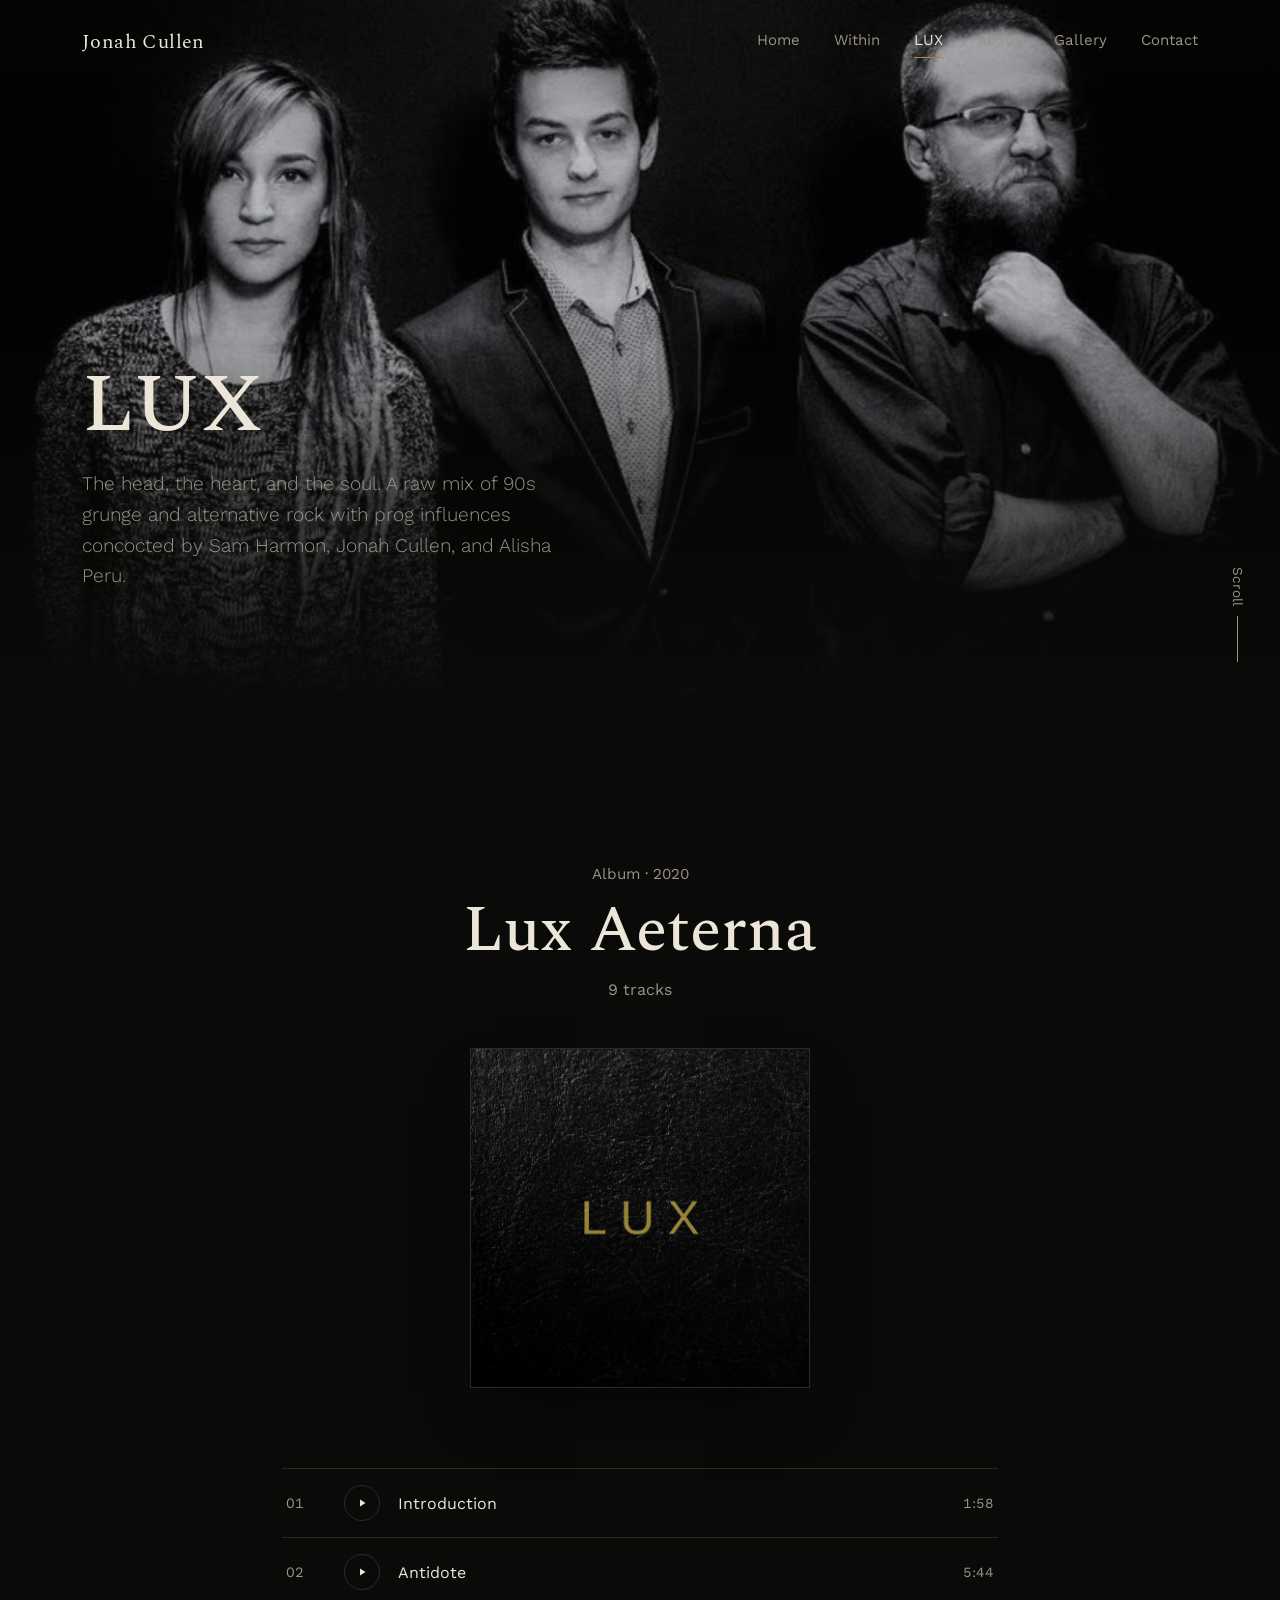
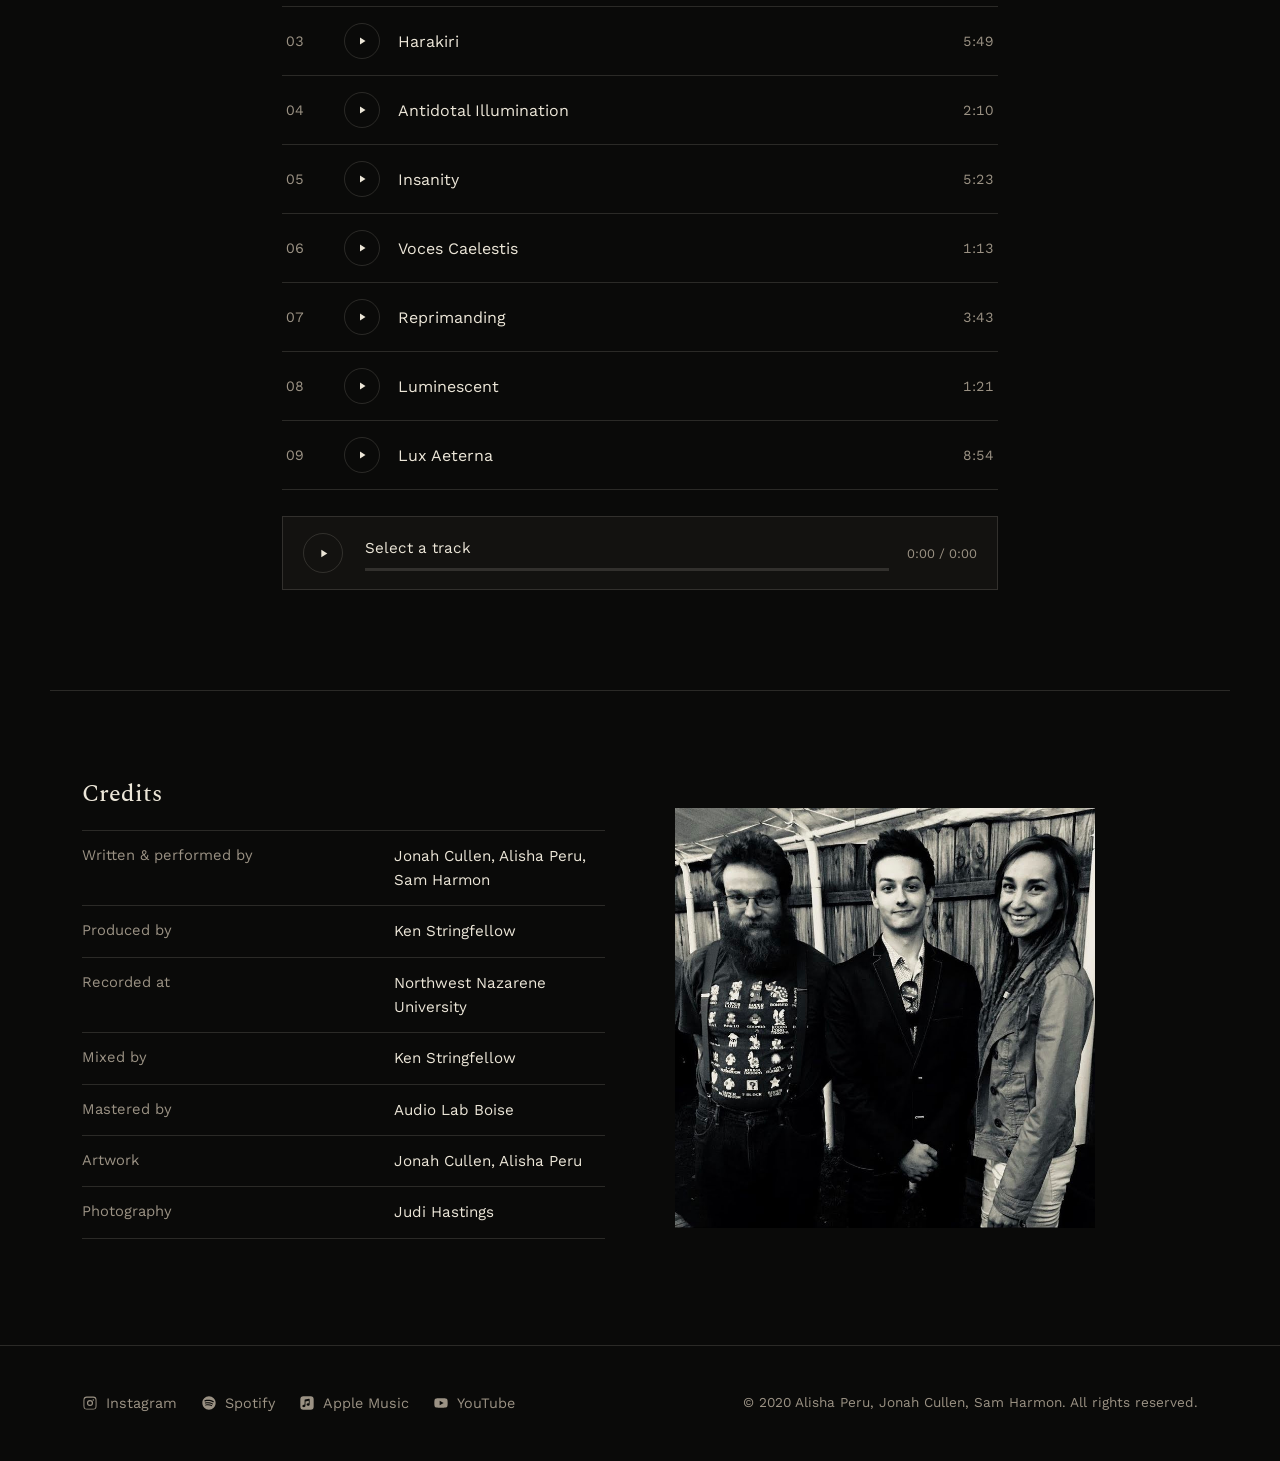
<file: lux.html>
<!DOCTYPE html>
<html lang="en">
<head>
<meta charset="UTF-8">
<meta name="viewport" content="width=device-width, initial-scale=1.0">
<title>LUX — Lux Aeterna | Jonah Cullen</title>
<meta name="description" content="Lux Aeterna — the album by LUX. Listen to all nine tracks.">
<link rel="stylesheet" href="style.css">
</head>
<body class="theme-lux">

<header class="site-header" id="siteHeader">
  <div class="header-inner">
    <a href="index.html" class="logo">Jonah Cullen</a>
    <button class="nav-toggle" id="navToggle" aria-label="Toggle menu" aria-expanded="false"><span></span></button>
    <nav class="site-nav" id="siteNav">
      <a href="index.html">Home</a>
      <a href="within.html">Within</a>
      <a href="lux.html" class="is-active">LUX</a>
      <a href="about.html">About</a>
      <a href="gallery.html">Gallery</a>
      <a href="contact.html">Contact</a>
    </nav>
  </div>
</header>

<section class="hero" style="height:78vh;">
  <div class="hero-media" data-parallax data-parallax-speed="0.35">
    <!-- Replace with one of your two LUX photos -->
    <img src="images/lux1.jpg" alt="LUX band photo, black and gold">
  </div>
  <div class="hero-scrim"></div>
  <div class="hero-content">
    <h1 class="hero-name">LUX</h1>
    <p class="hero-tagline"><!-- PLACEHOLDER: a line about the band's sound/era --> The head, the heart, and the soul. A raw mix of 90s grunge and alternative rock with prog influences concocted by Sam Harmon, Jonah Cullen, and Alisha Peru.</p>
  </div>
  <a href="#album" class="hero-scroll-cue">Scroll</a>
</section>

<section class="album-hero" id="album">
  <div class="wrap">
    <p class="album-kicker"><!-- PLACEHOLDER: release info --> Album &middot; 2020</p>
    <h1>Lux Aeterna</h1>
    <p class="album-year">9 tracks</p>
    <!-- Replace with the Lux Aeterna album cover -->
    <img src="images/lux_album_cover.jpg" alt="Lux Aeterna album cover" class="album-cover">
  </div>
</section>

<section class="player-section">
  <div class="wrap">
    <ul class="track-list" id="trackList">
      <!-- PLACEHOLDER TRACKS — rename data-src to your actual mp3 filenames, update titles/durations -->
      <li class="track" data-src="audio/lux/01-Introduction.mp3" data-title="Introduction" data-duration="0:00">
        <span class="track-number">01</span>
        <button class="track-play" aria-label="Play Track One">
          <svg class="icon-play" viewBox="0 0 24 24"><path d="M8 5v14l11-7z"/></svg>
          <svg class="icon-pause" viewBox="0 0 24 24"><path d="M6 5h4v14H6zM14 5h4v14h-4z"/></svg>
        </button>
        <span class="track-title">Introduction</span>
        <span class="track-duration">--:--</span>
      </li>
      <li class="track" data-src="audio/lux/02-Antidote.mp3" data-title="Antidote" data-duration="0:00">
        <span class="track-number">02</span>
        <button class="track-play" aria-label="Play Track Two">
          <svg class="icon-play" viewBox="0 0 24 24"><path d="M8 5v14l11-7z"/></svg>
          <svg class="icon-pause" viewBox="0 0 24 24"><path d="M6 5h4v14H6zM14 5h4v14h-4z"/></svg>
        </button>
        <span class="track-title">Antidote</span>
        <span class="track-duration">--:--</span>
      </li>
      <li class="track" data-src="audio/lux/03-Harakiri.mp3" data-title="Harakiri" data-duration="0:00">
        <span class="track-number">03</span>
        <button class="track-play" aria-label="Play Track Three">
          <svg class="icon-play" viewBox="0 0 24 24"><path d="M8 5v14l11-7z"/></svg>
          <svg class="icon-pause" viewBox="0 0 24 24"><path d="M6 5h4v14H6zM14 5h4v14h-4z"/></svg>
        </button>
        <span class="track-title">Harakiri</span>
        <span class="track-duration">--:--</span>
      </li>
      <li class="track" data-src="audio/lux/04-Antidotal_Illumination.mp3" data-title="Antidotal Illumination" data-duration="0:00">
        <span class="track-number">04</span>
        <button class="track-play" aria-label="Play Track Four">
          <svg class="icon-play" viewBox="0 0 24 24"><path d="M8 5v14l11-7z"/></svg>
          <svg class="icon-pause" viewBox="0 0 24 24"><path d="M6 5h4v14H6zM14 5h4v14h-4z"/></svg>
        </button>
        <span class="track-title">Antidotal Illumination</span>
        <span class="track-duration">--:--</span>
      </li>
      <li class="track" data-src="audio/lux/05-Insanity.mp3" data-title="Insanity" data-duration="0:00">
        <span class="track-number">05</span>
        <button class="track-play" aria-label="Play Track Five">
          <svg class="icon-play" viewBox="0 0 24 24"><path d="M8 5v14l11-7z"/></svg>
          <svg class="icon-pause" viewBox="0 0 24 24"><path d="M6 5h4v14H6zM14 5h4v14h-4z"/></svg>
        </button>
        <span class="track-title">Insanity</span>
        <span class="track-duration">--:--</span>
      </li>
      <li class="track" data-src="audio/lux/06-Voces_Caelestis.mp3" data-title="Voces Caelestis" data-duration="0:00">
        <span class="track-number">06</span>
        <button class="track-play" aria-label="Play Track Six">
          <svg class="icon-play" viewBox="0 0 24 24"><path d="M8 5v14l11-7z"/></svg>
          <svg class="icon-pause" viewBox="0 0 24 24"><path d="M6 5h4v14H6zM14 5h4v14h-4z"/></svg>
        </button>
        <span class="track-title">Voces Caelestis</span>
        <span class="track-duration">--:--</span>
      </li>
      <li class="track" data-src="audio/lux/07-Reprimanding.mp3" data-title="Reprimanding" data-duration="0:00">
        <span class="track-number">07</span>
        <button class="track-play" aria-label="Play Track Seven">
          <svg class="icon-play" viewBox="0 0 24 24"><path d="M8 5v14l11-7z"/></svg>
          <svg class="icon-pause" viewBox="0 0 24 24"><path d="M6 5h4v14H6zM14 5h4v14h-4z"/></svg>
        </button>
        <span class="track-title">Reprimanding</span>
        <span class="track-duration">--:--</span>
      </li>
      <li class="track" data-src="audio/lux/08-Luminescent.mp3" data-title="Luminescent" data-duration="0:00">
        <span class="track-number">08</span>
        <button class="track-play" aria-label="Play Track Eight">
          <svg class="icon-play" viewBox="0 0 24 24"><path d="M8 5v14l11-7z"/></svg>
          <svg class="icon-pause" viewBox="0 0 24 24"><path d="M6 5h4v14H6zM14 5h4v14h-4z"/></svg>
        </button>
        <span class="track-title">Luminescent</span>
        <span class="track-duration">--:--</span>
      </li>
      <li class="track" data-src="audio/lux/09-Lux_Aeterna.mp3" data-title="Lux Aeterna" data-duration="0:00">
        <span class="track-number">09</span>
        <button class="track-play" aria-label="Play Track Nine">
          <svg class="icon-play" viewBox="0 0 24 24"><path d="M8 5v14l11-7z"/></svg>
          <svg class="icon-pause" viewBox="0 0 24 24"><path d="M6 5h4v14H6zM14 5h4v14h-4z"/></svg>
        </button>
        <span class="track-title">Lux Aeterna</span>
        <span class="track-duration">--:--</span>
      </li>
    </ul>

    <div class="player-bar" id="playerBar">
      <button class="player-toggle" id="playerToggle" aria-label="Play or pause">
        <svg class="icon-play" viewBox="0 0 24 24"><path d="M8 5v14l11-7z"/></svg>
        <svg class="icon-pause" viewBox="0 0 24 24"><path d="M6 5h4v14H6zM14 5h4v14h-4z"/></svg>
      </button>
      <div class="player-info">
        <p class="player-track-title" id="playerTrackTitle">Select a track</p>
        <div class="player-progress" id="playerProgress">
          <div class="player-progress-fill" id="playerProgressFill"></div>
        </div>
      </div>
      <div class="player-time" id="playerTime">0:00 / 0:00</div>
      <p class="player-error" id="playerError" hidden></p>
      <audio id="audioEl" preload="none"></audio>
    </div>
  </div>
</section>

<hr class="rule">

<section class="split">
  <div class="split-text">
    <h2>Credits</h2>
    <!-- PLACEHOLDER CREDITS — edit roles/names as needed, add or remove rows -->
    <dl class="credits-list">
      <div class="credits-row">
        <dt class="credits-role">Written &amp; performed by</dt>
        <dd class="credits-name">Jonah Cullen, Alisha Peru, Sam Harmon</dd>
      </div>
      <div class="credits-row">
        <dt class="credits-role">Produced by</dt>
        <dd class="credits-name">Ken Stringfellow</dd>
      </div>
      <div class="credits-row">
        <dt class="credits-role">Recorded at</dt>
        <dd class="credits-name">Northwest Nazarene University</dd>
      </div>
      <div class="credits-row">
        <dt class="credits-role">Mixed by</dt>
        <dd class="credits-name">Ken Stringfellow</dd>
      </div>
      <div class="credits-row">
        <dt class="credits-role">Mastered by</dt>
        <dd class="credits-name">Audio Lab Boise</dd>
      </div>
      <div class="credits-row">
        <dt class="credits-role">Artwork</dt>
        <dd class="credits-name">Jonah Cullen, Alisha Peru</dd>
      </div>
      <div class="credits-row">
        <dt class="credits-role">Photography</dt>
        <dd class="credits-name">Judi Hastings</dd>
      </div>
    </dl>
  </div>
  <div class="split-media">
    <!-- Replace with your second LUX photo -->
    <img src="images/lux2.jpg" alt="LUX, candid photo" class="small-photo">
  </div>
</section>

<footer class="site-footer">
  <div class="footer-inner">
    <div class="footer-social">
      <a class="social-link" href="https://www.instagram.com/jonah_cullen?stkn=MzIwM2lxb25rYWd0&utm_source=qr" target="_blank" rel="noopener" aria-label="Instagram">
        <svg viewBox="0 0 24 24"><path d="M12 2.2c3.2 0 3.6 0 4.85.07 3.25.15 4.77 1.69 4.92 4.92.06 1.25.07 1.62.07 4.81s-.01 3.56-.07 4.81c-.15 3.23-1.66 4.77-4.92 4.92-1.25.06-1.62.07-4.85.07s-3.6-.01-4.85-.07c-3.26-.15-4.77-1.7-4.92-4.92-.06-1.25-.07-1.62-.07-4.81s.02-3.56.07-4.81c.15-3.23 1.66-4.77 4.92-4.92C8.4 2.21 8.8 2.2 12 2.2zm0 1.8c-3.15 0-3.52.01-4.76.07-2.34.11-3.44 1.22-3.55 3.55-.06 1.24-.07 1.6-.07 4.75s.01 3.51.07 4.75c.11 2.32 1.2 3.44 3.55 3.55 1.24.06 1.6.07 4.76.07s3.52-.01 4.76-.07c2.34-.11 3.44-1.22 3.55-3.55.06-1.24.07-1.6.07-4.75s-.01-3.51-.07-4.75c-.11-2.32-1.2-3.44-3.55-3.55C15.52 4.01 15.15 4 12 4zm0 3.4a4.6 4.6 0 1 1 0 9.2 4.6 4.6 0 0 1 0-9.2zm0 1.8a2.8 2.8 0 1 0 0 5.6 2.8 2.8 0 0 0 0-5.6zm4.8-2.9a1.08 1.08 0 1 1 0 2.15 1.08 1.08 0 0 1 0-2.15z"/></svg>
        Instagram
      </a>
      <a class="social-link" href="https://open.spotify.com/artist/4zawUawusSTIvIQHtU4E2L?si=zxTXXb7mRJS4Yf6BM6Irqg&utm_source=copy-link" target="_blank" rel="noopener" aria-label="Spotify">
        <svg viewBox="0 0 24 24"><path d="M12 2C6.48 2 2 6.48 2 12s4.48 10 10 10 10-4.48 10-10S17.52 2 12 2zm4.59 14.42a.62.62 0 0 1-.86.2c-2.35-1.44-5.3-1.76-8.79-.96a.62.62 0 1 1-.27-1.2c3.82-.87 7.1-.5 9.72 1.1.3.18.4.57.2.86zm1.22-2.72a.77.77 0 0 1-1.07.25c-2.69-1.65-6.79-2.13-9.97-1.17a.78.78 0 0 1-.45-1.49c3.63-1.1 8.14-.56 11.24 1.34.37.23.48.71.25 1.07zm.1-2.83c-3.23-1.92-8.56-2.1-11.65-1.16a.93.93 0 1 1-.54-1.78c3.54-1.07 9.43-.87 13.15 1.34a.93.93 0 0 1-.96 1.6z"/></svg>
        Spotify
      </a>
      <a class="social-link" href="https://music.apple.com/us/artist/jonah-cullen/1609430647" target="_blank" rel="noopener" aria-label="Apple Music">
        <svg viewBox="0 0 24 24"><path d="M17.5 2h-11A4.5 4.5 0 0 0 2 6.5v11A4.5 4.5 0 0 0 6.5 22h11a4.5 4.5 0 0 0 4.5-4.5v-11A4.5 4.5 0 0 0 17.5 2zM16 7.2v6.9c0 1.2-.9 2.1-2.4 2.1-1.3 0-2.2-.7-2.2-1.8 0-1 .8-1.7 1.9-1.9l1.4-.2V8.6l-5 1v6.5c0 1.2-.9 2.1-2.4 2.1-1.3 0-2.2-.7-2.2-1.8 0-1 .8-1.7 1.9-1.9l1.4-.2V7.5c0-.4.2-.6.6-.7l6-1.2c.5-.1 1 .2 1 .8z"/></svg>
        Apple Music
      </a>
      <a class="social-link" href="https://m.youtube.com/channel/UCbyR0lU6v4YIGfctLWPCSPg" target="_blank" rel="noopener" aria-label="YouTube">
        <svg viewBox="0 0 24 24"><path d="M22 12s0-3.2-.4-4.7a2.9 2.9 0 0 0-2-2C17.9 5 12 5 12 5s-5.9 0-7.6.3a2.9 2.9 0 0 0-2 2C2 8.8 2 12 2 12s0 3.2.4 4.7a2.9 2.9 0 0 0 2 2C6.1 19 12 19 12 19s5.9 0 7.6-.3a2.9 2.9 0 0 0 2-2C22 15.2 22 12 22 12zM10 15.5v-7l6 3.5-6 3.5z"/></svg>
        YouTube
      </a>
    </div>
    <p class="footer-note">&copy; 2020 Alisha Peru, Jonah Cullen, Sam Harmon. All rights reserved.</p>
  </div>
</footer>

<script src="script.js"></script>
</body>
</html>
</file>
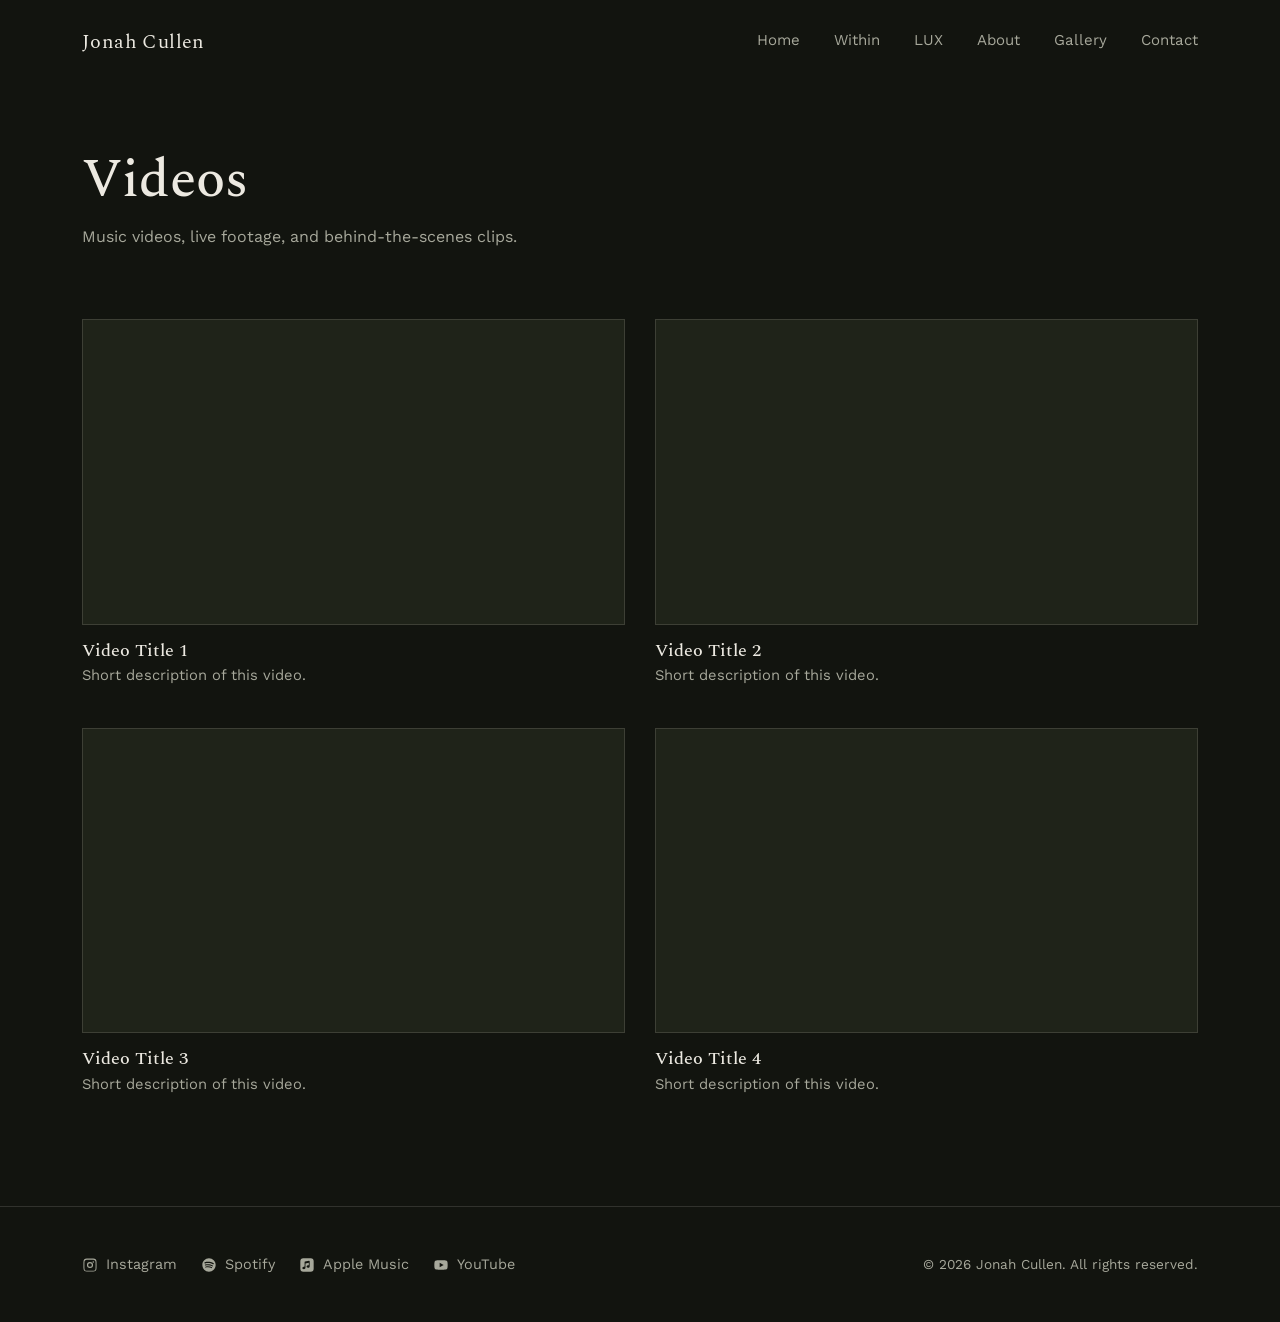
<file: videos.html>
<!DOCTYPE html>
<html lang="en">
<head>
<meta charset="UTF-8">
<meta name="viewport" content="width=device-width, initial-scale=1.0">
<title>Videos | Jonah Cullen</title>
<meta name="description" content="Videos from Jonah Cullen and LUX.">
<link rel="stylesheet" href="style.css">
</head>
<body>

<header class="site-header" id="siteHeader">
  <div class="header-inner">
    <a href="index.html" class="logo">Jonah Cullen</a>
    <button class="nav-toggle" id="navToggle" aria-label="Toggle menu" aria-expanded="false"><span></span></button>
    <nav class="site-nav" id="siteNav">
      <a href="index.html">Home</a>
      <a href="within.html">Within</a>
      <a href="lux.html">LUX</a>
      <a href="about.html">About</a>
      <a href="gallery.html">Gallery</a>
      <a href="contact.html">Contact</a>
    </nav>
  </div>
</header>

<section class="videos-hero">
  <div class="wrap">
    <h1>Videos</h1>
    <p>Music videos, live footage, and behind-the-scenes clips.</p>
  </div>
</section>

<section class="video-grid">
    <!--
      VIDEO CARD TEMPLATE
      Each card embeds a YouTube video. To add yours: open the video on YouTube,
      click Share > Embed, and copy just the video ID out of that code (the part
      after "embed/" in the URL) — then replace REPLACE_WITH_VIDEO_ID below.
      Videos set to "Unlisted" on YouTube still embed fine here even though they
      won't show up in YouTube search.
    -->
    <div class="video-card">
      <div class="video-embed">
        <iframe
          src="https://www.youtube.com/embed/REPLACE_WITH_VIDEO_ID_1"
          title="Video Title 1"
          loading="lazy"
          allow="accelerometer; autoplay; clipboard-write; encrypted-media; gyroscope; picture-in-picture; web-share"
          allowfullscreen></iframe>
      </div>
      <h3><!-- PLACEHOLDER TITLE --> Video Title 1</h3>
      <p><!-- PLACEHOLDER: short description or "LUX — from Lux Aeterna" --> Short description of this video.</p>
    </div>

    <div class="video-card">
      <div class="video-embed">
        <iframe
          src="https://www.youtube.com/embed/REPLACE_WITH_VIDEO_ID_2"
          title="Video Title 2"
          loading="lazy"
          allow="accelerometer; autoplay; clipboard-write; encrypted-media; gyroscope; picture-in-picture; web-share"
          allowfullscreen></iframe>
      </div>
      <h3>Video Title 2</h3>
      <p>Short description of this video.</p>
    </div>

    <div class="video-card">
      <div class="video-embed">
        <iframe
          src="https://www.youtube.com/embed/REPLACE_WITH_VIDEO_ID_3"
          title="Video Title 3"
          loading="lazy"
          allow="accelerometer; autoplay; clipboard-write; encrypted-media; gyroscope; picture-in-picture; web-share"
          allowfullscreen></iframe>
      </div>
      <h3>Video Title 3</h3>
      <p>Short description of this video.</p>
    </div>

    <div class="video-card">
      <div class="video-embed">
        <iframe
          src="https://www.youtube.com/embed/REPLACE_WITH_VIDEO_ID_4"
          title="Video Title 4"
          loading="lazy"
          allow="accelerometer; autoplay; clipboard-write; encrypted-media; gyroscope; picture-in-picture; web-share"
          allowfullscreen></iframe>
      </div>
      <h3>Video Title 4</h3>
      <p>Short description of this video.</p>
    </div>

</section>

<footer class="site-footer">
  <div class="footer-inner">
    <div class="footer-social">
      <a class="social-link" href="https://www.instagram.com/jonah_cullen?stkn=MzIwM2lxb25rYWd0&utm_source=qr" target="_blank" rel="noopener" aria-label="Instagram">
        <svg viewBox="0 0 24 24"><path d="M12 2.2c3.2 0 3.6 0 4.85.07 3.25.15 4.77 1.69 4.92 4.92.06 1.25.07 1.62.07 4.81s-.01 3.56-.07 4.81c-.15 3.23-1.66 4.77-4.92 4.92-1.25.06-1.62.07-4.85.07s-3.6-.01-4.85-.07c-3.26-.15-4.77-1.7-4.92-4.92-.06-1.25-.07-1.62-.07-4.81s.02-3.56.07-4.81c.15-3.23 1.66-4.77 4.92-4.92C8.4 2.21 8.8 2.2 12 2.2zm0 1.8c-3.15 0-3.52.01-4.76.07-2.34.11-3.44 1.22-3.55 3.55-.06 1.24-.07 1.6-.07 4.75s.01 3.51.07 4.75c.11 2.32 1.2 3.44 3.55 3.55 1.24.06 1.6.07 4.76.07s3.52-.01 4.76-.07c2.34-.11 3.44-1.22 3.55-3.55.06-1.24.07-1.6.07-4.75s-.01-3.51-.07-4.75c-.11-2.32-1.2-3.44-3.55-3.55C15.52 4.01 15.15 4 12 4zm0 3.4a4.6 4.6 0 1 1 0 9.2 4.6 4.6 0 0 1 0-9.2zm0 1.8a2.8 2.8 0 1 0 0 5.6 2.8 2.8 0 0 0 0-5.6zm4.8-2.9a1.08 1.08 0 1 1 0 2.15 1.08 1.08 0 0 1 0-2.15z"/></svg>
        Instagram
      </a>
      <a class="social-link" href="https://open.spotify.com/artist/4zawUawusSTIvIQHtU4E2L?si=zxTXXb7mRJS4Yf6BM6Irqg&utm_source=copy-link" target="_blank" rel="noopener" aria-label="Spotify">
        <svg viewBox="0 0 24 24"><path d="M12 2C6.48 2 2 6.48 2 12s4.48 10 10 10 10-4.48 10-10S17.52 2 12 2zm4.59 14.42a.62.62 0 0 1-.86.2c-2.35-1.44-5.3-1.76-8.79-.96a.62.62 0 1 1-.27-1.2c3.82-.87 7.1-.5 9.72 1.1.3.18.4.57.2.86zm1.22-2.72a.77.77 0 0 1-1.07.25c-2.69-1.65-6.79-2.13-9.97-1.17a.78.78 0 0 1-.45-1.49c3.63-1.1 8.14-.56 11.24 1.34.37.23.48.71.25 1.07zm.1-2.83c-3.23-1.92-8.56-2.1-11.65-1.16a.93.93 0 1 1-.54-1.78c3.54-1.07 9.43-.87 13.15 1.34a.93.93 0 0 1-.96 1.6z"/></svg>
        Spotify
      </a>
      <a class="social-link" href="https://music.apple.com/us/artist/jonah-cullen/1609430647" target="_blank" rel="noopener" aria-label="Apple Music">
        <svg viewBox="0 0 24 24"><path d="M17.5 2h-11A4.5 4.5 0 0 0 2 6.5v11A4.5 4.5 0 0 0 6.5 22h11a4.5 4.5 0 0 0 4.5-4.5v-11A4.5 4.5 0 0 0 17.5 2zM16 7.2v6.9c0 1.2-.9 2.1-2.4 2.1-1.3 0-2.2-.7-2.2-1.8 0-1 .8-1.7 1.9-1.9l1.4-.2V8.6l-5 1v6.5c0 1.2-.9 2.1-2.4 2.1-1.3 0-2.2-.7-2.2-1.8 0-1 .8-1.7 1.9-1.9l1.4-.2V7.5c0-.4.2-.6.6-.7l6-1.2c.5-.1 1 .2 1 .8z"/></svg>
        Apple Music
      </a>
      <a class="social-link" href="https://m.youtube.com/channel/UCbyR0lU6v4YIGfctLWPCSPg" target="_blank" rel="noopener" aria-label="YouTube">
        <svg viewBox="0 0 24 24"><path d="M22 12s0-3.2-.4-4.7a2.9 2.9 0 0 0-2-2C17.9 5 12 5 12 5s-5.9 0-7.6.3a2.9 2.9 0 0 0-2 2C2 8.8 2 12 2 12s0 3.2.4 4.7a2.9 2.9 0 0 0 2 2C6.1 19 12 19 12 19s5.9 0 7.6-.3a2.9 2.9 0 0 0 2-2C22 15.2 22 12 22 12zM10 15.5v-7l6 3.5-6 3.5z"/></svg>
        YouTube
      </a>
    </div>
    <p class="footer-note">&copy; 2026 Jonah Cullen. All rights reserved.</p>
  </div>
</footer>

<script src="script.js"></script>
</body>
</html>
</file>
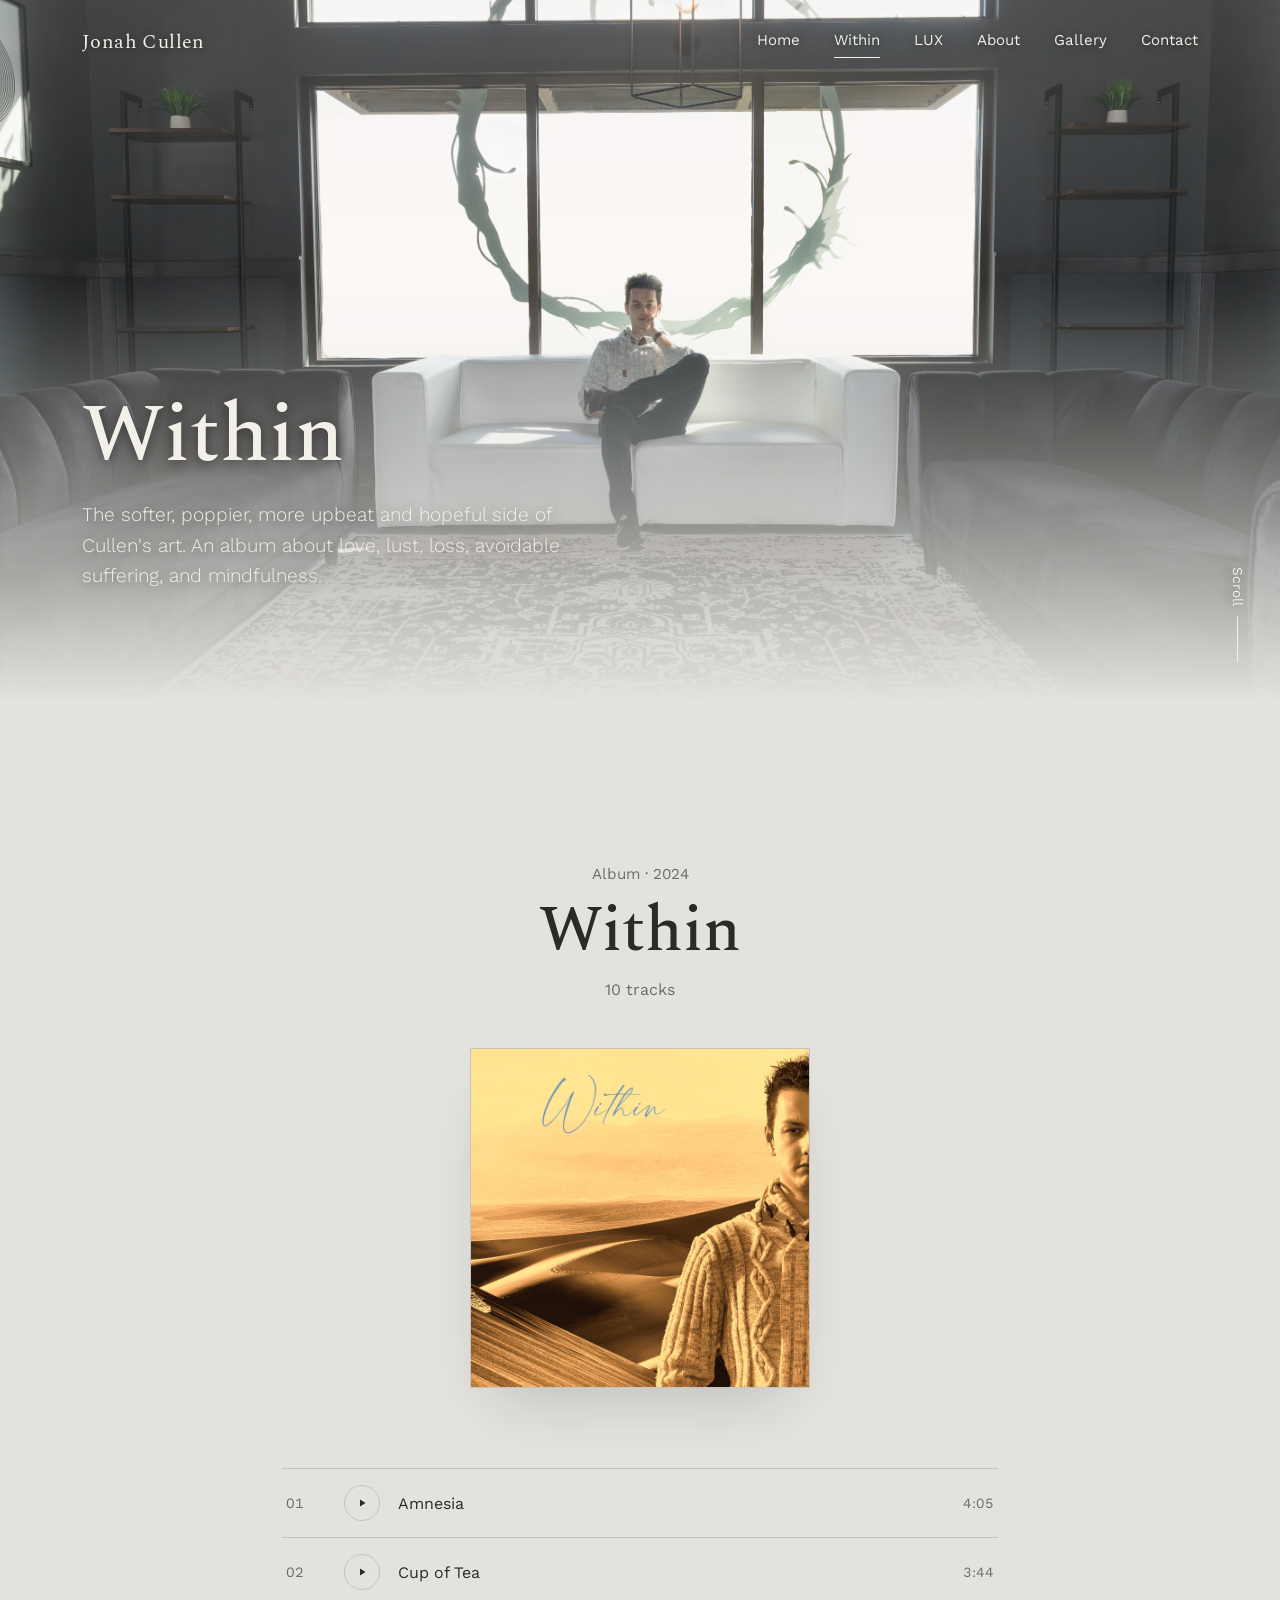
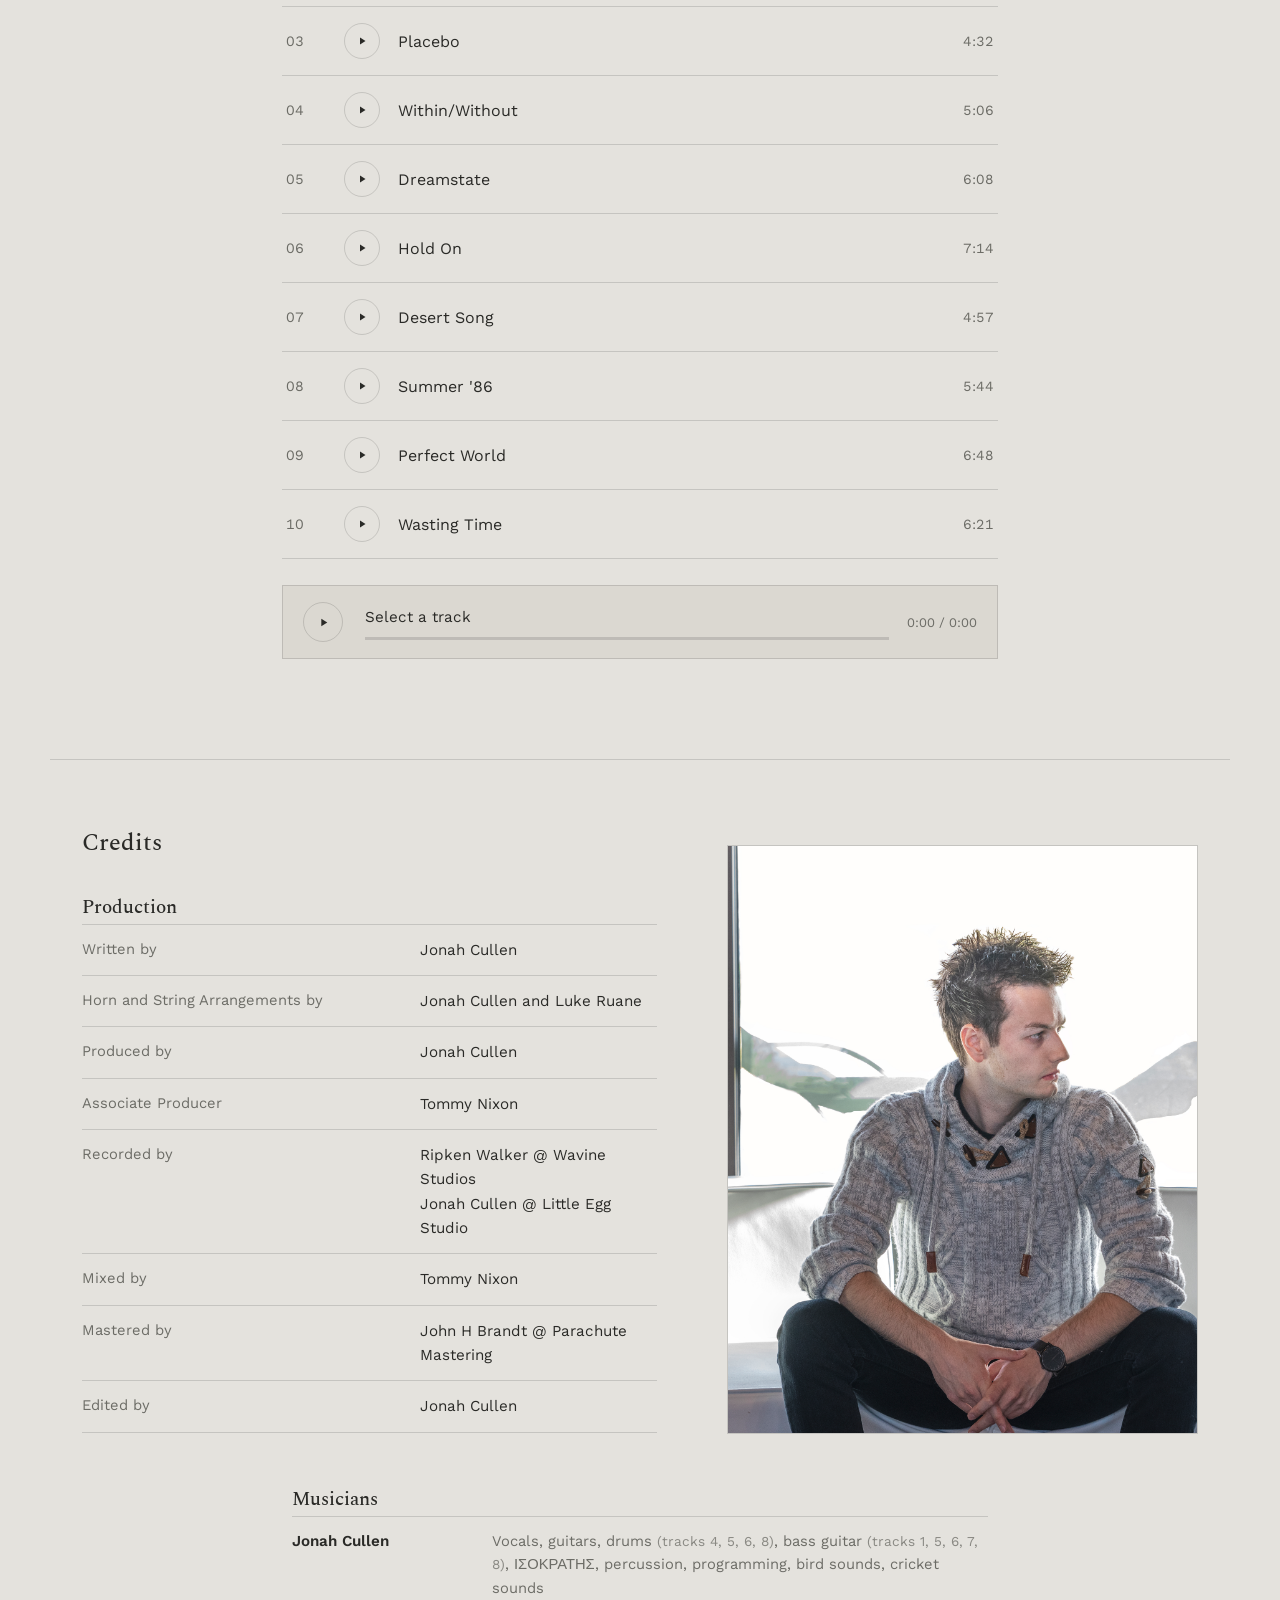
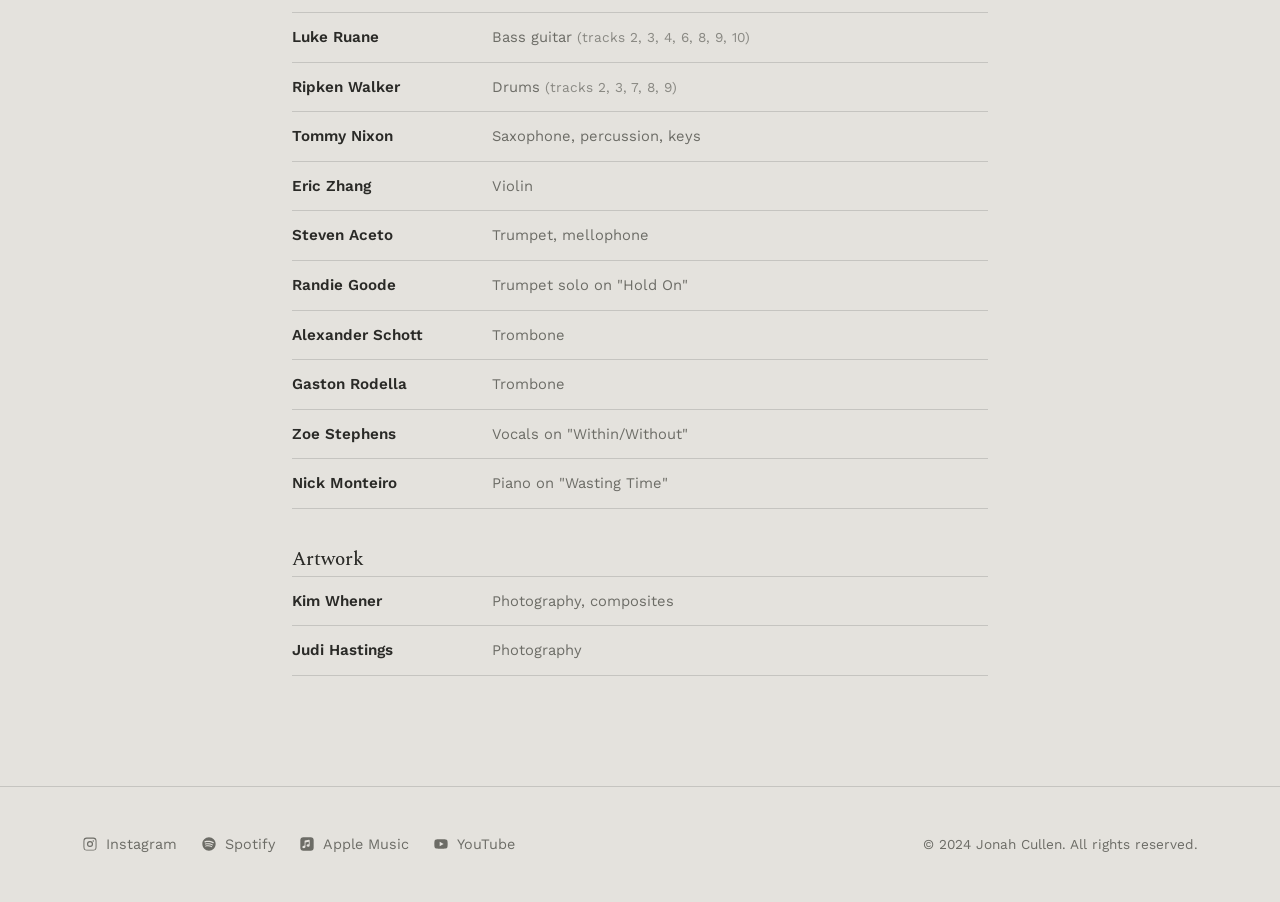
<file: within.html>
<!DOCTYPE html>
<html lang="en">
<head>
<meta charset="UTF-8">
<meta name="viewport" content="width=device-width, initial-scale=1.0">
<title>Within | Jonah Cullen</title>
<meta name="description" content="Within — the debut solo album by Jonah Cullen. Listen to all ten tracks.">
<link rel="stylesheet" href="style.css">
</head>
<body class="theme-within">

<header class="site-header" id="siteHeader">
  <div class="header-inner">
    <a href="index.html" class="logo">Jonah Cullen</a>
    <button class="nav-toggle" id="navToggle" aria-label="Toggle menu" aria-expanded="false"><span></span></button>
    <nav class="site-nav" id="siteNav">
      <a href="index.html">Home</a>
      <a href="within.html" class="is-active">Within</a>
      <a href="lux.html">LUX</a>
      <a href="about.html">About</a>
      <a href="gallery.html">Gallery</a>
      <a href="contact.html">Contact</a>
    </nav>
  </div>
</header>

<section class="hero" style="height:78vh;">
  <div class="hero-media" data-parallax data-parallax-speed="0.35">
    <img src="images/within_wide2.jpg" alt="Jonah Cullen, Within portrait">
  </div>
  <div class="hero-scrim"></div>
  <div class="hero-content">
    <h1 class="hero-name">Within</h1>
    <p class="hero-tagline"><!-- PLACEHOLDER: a line about this album --> The softer, poppier, more upbeat and hopeful side of Cullen's art. An album about love, lust, loss, avoidable suffering, and mindfulness.</p>
  </div>
  <a href="#album" class="hero-scroll-cue">Scroll</a>
</section>

<section class="album-hero" id="album">
  <div class="wrap">
    <p class="album-kicker"><!-- PLACEHOLDER: release info --> Album &middot; 2024</p>
    <h1>Within</h1>
    <p class="album-year">10 tracks</p>
    <img src="images/within_album_cover.jpg" alt="Within album cover" class="album-cover">
  </div>
</section>

<section class="player-section">
  <div class="wrap">
    <ul class="track-list" id="trackList">
      <li class="track" data-src="audio/within/01-Amnesia.mp3" data-title="Amnesia" data-duration="0:00">
        <span class="track-number">01</span>
        <button class="track-play" aria-label="Play Amnesia">
          <svg class="icon-play" viewBox="0 0 24 24"><path d="M8 5v14l11-7z"/></svg>
          <svg class="icon-pause" viewBox="0 0 24 24"><path d="M6 5h4v14H6zM14 5h4v14h-4z"/></svg>
        </button>
        <span class="track-title">Amnesia</span>
        <span class="track-duration">--:--</span>
      </li>
      <li class="track" data-src="audio/within/02-Cup_of_Tea.mp3" data-title="Cup of Tea" data-duration="0:00">
        <span class="track-number">02</span>
        <button class="track-play" aria-label="Play Cup of Tea">
          <svg class="icon-play" viewBox="0 0 24 24"><path d="M8 5v14l11-7z"/></svg>
          <svg class="icon-pause" viewBox="0 0 24 24"><path d="M6 5h4v14H6zM14 5h4v14h-4z"/></svg>
        </button>
        <span class="track-title">Cup of Tea</span>
        <span class="track-duration">--:--</span>
      </li>
      <li class="track" data-src="audio/within/03-Placebo.mp3" data-title="Placebo" data-duration="0:00">
        <span class="track-number">03</span>
        <button class="track-play" aria-label="Play Placebo">
          <svg class="icon-play" viewBox="0 0 24 24"><path d="M8 5v14l11-7z"/></svg>
          <svg class="icon-pause" viewBox="0 0 24 24"><path d="M6 5h4v14H6zM14 5h4v14h-4z"/></svg>
        </button>
        <span class="track-title">Placebo</span>
        <span class="track-duration">--:--</span>
      </li>
      <li class="track" data-src="audio/within/04-Within_Without.mp3" data-title="Within/Without" data-duration="0:00">
        <span class="track-number">04</span>
        <button class="track-play" aria-label="Play Within/Without">
          <svg class="icon-play" viewBox="0 0 24 24"><path d="M8 5v14l11-7z"/></svg>
          <svg class="icon-pause" viewBox="0 0 24 24"><path d="M6 5h4v14H6zM14 5h4v14h-4z"/></svg>
        </button>
        <span class="track-title">Within/Without</span>
        <span class="track-duration">--:--</span>
      </li>
      <li class="track" data-src="audio/within/05-Dreamstate.mp3" data-title="Dreamstate" data-duration="0:00">
        <span class="track-number">05</span>
        <button class="track-play" aria-label="Play Dreamstate">
          <svg class="icon-play" viewBox="0 0 24 24"><path d="M8 5v14l11-7z"/></svg>
          <svg class="icon-pause" viewBox="0 0 24 24"><path d="M6 5h4v14H6zM14 5h4v14h-4z"/></svg>
        </button>
        <span class="track-title">Dreamstate</span>
        <span class="track-duration">--:--</span>
      </li>
      <li class="track" data-src="audio/within/06-Hold_On.mp3" data-title="Hold On" data-duration="0:00">
        <span class="track-number">06</span>
        <button class="track-play" aria-label="Play Hold On">
          <svg class="icon-play" viewBox="0 0 24 24"><path d="M8 5v14l11-7z"/></svg>
          <svg class="icon-pause" viewBox="0 0 24 24"><path d="M6 5h4v14H6zM14 5h4v14h-4z"/></svg>
        </button>
        <span class="track-title">Hold On</span>
        <span class="track-duration">--:--</span>
      </li>
      <li class="track" data-src="audio/within/07-Desert_Song.mp3" data-title="Desert Song" data-duration="0:00">
        <span class="track-number">07</span>
        <button class="track-play" aria-label="Play Desert Song">
          <svg class="icon-play" viewBox="0 0 24 24"><path d="M8 5v14l11-7z"/></svg>
          <svg class="icon-pause" viewBox="0 0 24 24"><path d="M6 5h4v14H6zM14 5h4v14h-4z"/></svg>
        </button>
        <span class="track-title">Desert Song</span>
        <span class="track-duration">--:--</span>
      </li>
      <li class="track" data-src="audio/within/08-Summer_86.mp3" data-title="Summer '86" data-duration="0:00">
        <span class="track-number">08</span>
        <button class="track-play" aria-label="Play Summer '86">
          <svg class="icon-play" viewBox="0 0 24 24"><path d="M8 5v14l11-7z"/></svg>
          <svg class="icon-pause" viewBox="0 0 24 24"><path d="M6 5h4v14H6zM14 5h4v14h-4z"/></svg>
        </button>
        <span class="track-title">Summer '86</span>
        <span class="track-duration">--:--</span>
      </li>
      <li class="track" data-src="audio/within/09-Perfect_World.mp3" data-title="Perfect World" data-duration="0:00">
        <span class="track-number">09</span>
        <button class="track-play" aria-label="Play Perfect World">
          <svg class="icon-play" viewBox="0 0 24 24"><path d="M8 5v14l11-7z"/></svg>
          <svg class="icon-pause" viewBox="0 0 24 24"><path d="M6 5h4v14H6zM14 5h4v14h-4z"/></svg>
        </button>
        <span class="track-title">Perfect World</span>
        <span class="track-duration">--:--</span>
      </li>
      <li class="track" data-src="audio/within/10-Wasting_Time.mp3" data-title="Wasting Time" data-duration="0:00">
        <span class="track-number">10</span>
        <button class="track-play" aria-label="Play Wasting Time">
          <svg class="icon-play" viewBox="0 0 24 24"><path d="M8 5v14l11-7z"/></svg>
          <svg class="icon-pause" viewBox="0 0 24 24"><path d="M6 5h4v14H6zM14 5h4v14h-4z"/></svg>
        </button>
        <span class="track-title">Wasting Time</span>
        <span class="track-duration">--:--</span>
      </li>
    </ul>

    <div class="player-bar" id="playerBar">
      <button class="player-toggle" id="playerToggle" aria-label="Play or pause">
        <svg class="icon-play" viewBox="0 0 24 24"><path d="M8 5v14l11-7z"/></svg>
        <svg class="icon-pause" viewBox="0 0 24 24"><path d="M6 5h4v14H6zM14 5h4v14h-4z"/></svg>
      </button>
      <div class="player-info">
        <p class="player-track-title" id="playerTrackTitle">Select a track</p>
        <div class="player-progress" id="playerProgress">
          <div class="player-progress-fill" id="playerProgressFill"></div>
        </div>
      </div>
      <div class="player-time" id="playerTime">0:00 / 0:00</div>
      <p class="player-error" id="playerError" hidden></p>
      <audio id="audioEl" preload="none"></audio>
    </div>
  </div>
</section>

<hr class="rule">

<section class="credits-section">

  <!-- Top row: Production credits on the left, photo on the right -->
  <div class="wrap credits-top">
    <div class="credits-top-text">
      <h2>Credits</h2>

      <div class="credits-group">
        <h3 class="credits-group-title">Production</h3>
        <dl class="credits-list">
          <div class="credits-row">
            <dt class="credits-role">Written by</dt>
            <dd class="credits-name">Jonah Cullen</dd>
          </div>
          <div class="credits-row">
            <dt class="credits-role">Horn and String Arrangements by</dt>
            <dd class="credits-name">Jonah Cullen and Luke Ruane</dd>
          </div>
          <div class="credits-row">
            <dt class="credits-role">Produced by</dt>
            <dd class="credits-name">Jonah Cullen</dd>
          </div>
          <div class="credits-row">
            <dt class="credits-role">Associate Producer</dt>
            <dd class="credits-name">Tommy Nixon</dd>
          </div>
          <div class="credits-row">
            <dt class="credits-role">Recorded by</dt>
            <dd class="credits-name">Ripken Walker @ Wavine Studios<br>Jonah Cullen @ Little Egg Studio</dd>
          </div>
          <div class="credits-row">
            <dt class="credits-role">Mixed by</dt>
            <dd class="credits-name">Tommy Nixon</dd>
          </div>
          <div class="credits-row">
            <dt class="credits-role">Mastered by</dt>
            <dd class="credits-name">John H Brandt @ Parachute Mastering</dd>
          </div>
          <div class="credits-row">
            <dt class="credits-role">Edited by</dt>
            <dd class="credits-name">Jonah Cullen</dd>
          </div>
        </dl>
      </div>
    </div>

    <div class="photo-break-frame">
      <img src="images/within_close3.jpg" alt="Jonah Cullen, Within profile" class="photo-break-img">
    </div>
  </div>

  <!-- Lower section: stays in the narrower centered column -->
  <div class="wrap">

    <div class="credits-group">
      <h3 class="credits-group-title">Musicians</h3>
      <!--
        Per-track credit: wrap the track range in a .track-note span right after
        the instrument it applies to, e.g.:
          bass guitar <span class="track-note">(tracks 2, 5, 8)</span>
        Only add this where it's actually needed — an instrument with no
        track-note is understood to apply across the album.
      -->
      <ul class="musician-list">
        <li>
          <span class="musician-name">Jonah Cullen</span>
          <span class="musician-roles">Vocals, guitars, drums <span class="track-note">(tracks 4, 5, 6, 8)</span>, bass guitar <span class="track-note">(tracks 1, 5, 6, 7, 8)</span>, ΙΣΟΚΡΑΤΗΣ, percussion, programming, bird sounds, cricket sounds</span>
        </li>
        <li>
          <span class="musician-name">Luke Ruane</span>
          <span class="musician-roles">Bass guitar <span class="track-note">(tracks 2, 3, 4, 6, 8, 9, 10)</span></span>
        </li>
        <li>
          <span class="musician-name">Ripken Walker</span>
          <span class="musician-roles">Drums <span class="track-note">(tracks 2, 3, 7, 8, 9)</span></span>
        </li>
        <li>
          <span class="musician-name">Tommy Nixon</span>
          <span class="musician-roles">Saxophone, percussion, keys</span>
        </li>
        <li>
          <span class="musician-name">Eric Zhang</span>
          <span class="musician-roles">Violin</span>
        </li>
        <li>
          <span class="musician-name">Steven Aceto</span>
          <span class="musician-roles">Trumpet, mellophone</span>
        </li>
        <li>
          <span class="musician-name">Randie Goode</span>
          <span class="musician-roles">Trumpet solo on "Hold On"</span>
        </li>
        <li>
          <span class="musician-name">Alexander Schott</span>
          <span class="musician-roles">Trombone</span>
        </li>
        <li>
          <span class="musician-name">Gaston Rodella</span>
          <span class="musician-roles">Trombone</span>
        </li>
        <li>
          <span class="musician-name">Zoe Stephens</span>
          <span class="musician-roles">Vocals on "Within/Without"</span>
        </li>
        <li>
          <span class="musician-name">Nick Monteiro</span>
          <span class="musician-roles">Piano on "Wasting Time"</span>
        </li>
      </ul>
    </div>

    <div class="credits-group">
      <h3 class="credits-group-title">Artwork</h3>
      <ul class="musician-list">
        <li>
          <span class="musician-name">Kim Whener</span>
          <span class="musician-roles">Photography, composites</span>
        </li>
        <li>
          <span class="musician-name">Judi Hastings</span>
          <span class="musician-roles">Photography</span>
        </li>
      </ul>
    </div>
  </div>
</section>

<footer class="site-footer">
  <div class="footer-inner">
    <div class="footer-social">
      <a class="social-link" href="https://www.instagram.com/jonah_cullen?stkn=MzIwM2lxb25rYWd0&utm_source=qr" target="_blank" rel="noopener" aria-label="Instagram">
        <svg viewBox="0 0 24 24"><path d="M12 2.2c3.2 0 3.6 0 4.85.07 3.25.15 4.77 1.69 4.92 4.92.06 1.25.07 1.62.07 4.81s-.01 3.56-.07 4.81c-.15 3.23-1.66 4.77-4.92 4.92-1.25.06-1.62.07-4.85.07s-3.6-.01-4.85-.07c-3.26-.15-4.77-1.7-4.92-4.92-.06-1.25-.07-1.62-.07-4.81s.02-3.56.07-4.81c.15-3.23 1.66-4.77 4.92-4.92C8.4 2.21 8.8 2.2 12 2.2zm0 1.8c-3.15 0-3.52.01-4.76.07-2.34.11-3.44 1.22-3.55 3.55-.06 1.24-.07 1.6-.07 4.75s.01 3.51.07 4.75c.11 2.32 1.2 3.44 3.55 3.55 1.24.06 1.6.07 4.76.07s3.52-.01 4.76-.07c2.34-.11 3.44-1.22 3.55-3.55.06-1.24.07-1.6.07-4.75s-.01-3.51-.07-4.75c-.11-2.32-1.2-3.44-3.55-3.55C15.52 4.01 15.15 4 12 4zm0 3.4a4.6 4.6 0 1 1 0 9.2 4.6 4.6 0 0 1 0-9.2zm0 1.8a2.8 2.8 0 1 0 0 5.6 2.8 2.8 0 0 0 0-5.6zm4.8-2.9a1.08 1.08 0 1 1 0 2.15 1.08 1.08 0 0 1 0-2.15z"/></svg>
        Instagram
      </a>
      <a class="social-link" href="https://open.spotify.com/artist/4zawUawusSTIvIQHtU4E2L?si=zxTXXb7mRJS4Yf6BM6Irqg&utm_source=copy-link" target="_blank" rel="noopener" aria-label="Spotify">
        <svg viewBox="0 0 24 24"><path d="M12 2C6.48 2 2 6.48 2 12s4.48 10 10 10 10-4.48 10-10S17.52 2 12 2zm4.59 14.42a.62.62 0 0 1-.86.2c-2.35-1.44-5.3-1.76-8.79-.96a.62.62 0 1 1-.27-1.2c3.82-.87 7.1-.5 9.72 1.1.3.18.4.57.2.86zm1.22-2.72a.77.77 0 0 1-1.07.25c-2.69-1.65-6.79-2.13-9.97-1.17a.78.78 0 0 1-.45-1.49c3.63-1.1 8.14-.56 11.24 1.34.37.23.48.71.25 1.07zm.1-2.83c-3.23-1.92-8.56-2.1-11.65-1.16a.93.93 0 1 1-.54-1.78c3.54-1.07 9.43-.87 13.15 1.34a.93.93 0 0 1-.96 1.6z"/></svg>
        Spotify
      </a>
      <a class="social-link" href="https://music.apple.com/us/artist/jonah-cullen/1609430647" target="_blank" rel="noopener" aria-label="Apple Music">
        <svg viewBox="0 0 24 24"><path d="M17.5 2h-11A4.5 4.5 0 0 0 2 6.5v11A4.5 4.5 0 0 0 6.5 22h11a4.5 4.5 0 0 0 4.5-4.5v-11A4.5 4.5 0 0 0 17.5 2zM16 7.2v6.9c0 1.2-.9 2.1-2.4 2.1-1.3 0-2.2-.7-2.2-1.8 0-1 .8-1.7 1.9-1.9l1.4-.2V8.6l-5 1v6.5c0 1.2-.9 2.1-2.4 2.1-1.3 0-2.2-.7-2.2-1.8 0-1 .8-1.7 1.9-1.9l1.4-.2V7.5c0-.4.2-.6.6-.7l6-1.2c.5-.1 1 .2 1 .8z"/></svg>
        Apple Music
      </a>
      <a class="social-link" href="https://m.youtube.com/channel/UCbyR0lU6v4YIGfctLWPCSPg" target="_blank" rel="noopener" aria-label="YouTube">
        <svg viewBox="0 0 24 24"><path d="M22 12s0-3.2-.4-4.7a2.9 2.9 0 0 0-2-2C17.9 5 12 5 12 5s-5.9 0-7.6.3a2.9 2.9 0 0 0-2 2C2 8.8 2 12 2 12s0 3.2.4 4.7a2.9 2.9 0 0 0 2 2C6.1 19 12 19 12 19s5.9 0 7.6-.3a2.9 2.9 0 0 0 2-2C22 15.2 22 12 22 12zM10 15.5v-7l6 3.5-6 3.5z"/></svg>
        YouTube
      </a>
    </div>
    <p class="footer-note">&copy; 2024 Jonah Cullen. All rights reserved.</p>
  </div>
</footer>

<script src="script.js"></script>
</body>
</html>
</file>
<file: style.css>
/* ==========================================================================
   Jonah Cullen / LUX — site stylesheet
   ========================================================================== */

@import url('https://fonts.googleapis.com/css2?family=Spectral:wght@300;400;500;600;700&family=Work+Sans:wght@300;400;500;600&display=swap');

/* ----- Reset ----- */
*, *::before, *::after { box-sizing: border-box; }
html, body, h1, h2, h3, h4, p, ul, li, figure { margin: 0; padding: 0; }
ul { list-style: none; }
a { color: inherit; text-decoration: none; }
img { max-width: 100%; display: block; }
button { font: inherit; background: none; border: none; cursor: pointer; color: inherit; }
html { scroll-behavior: smooth; }

@media (prefers-reduced-motion: reduce) {
  html { scroll-behavior: auto; }
  * { animation-duration: 0.01ms !important; animation-iteration-count: 1 !important; transition-duration: 0.01ms !important; }
}

/* ----- Design tokens: dark theme (default — Home / About / Videos / Contact) ----- */
:root {
  --bg: #12140f;
  --bg-alt: #191c16;
  --bg-raised: #1f2319;
  --text: #ece9e1;
  --text-dim: #a7a89b;
  --accent: #7c9470;
  --accent-soft: rgba(124, 148, 112, 0.16);
  --line: rgba(236, 233, 225, 0.14);
  --serif: 'Spectral', Georgia, serif;
  --sans: 'Work Sans', -apple-system, BlinkMacSystemFont, 'Segoe UI', sans-serif;
  --maxw: 1180px;
  --focus: #d8dfce;
}

/* ----- LUX theme override ----- */
body.theme-lux {
  --bg: #0a0a09;
  --bg-alt: #131210;
  --bg-raised: #191713;
  --text: #ece6d8;
  --text-dim: #9b9284;
  --accent: #b6892f;
  --accent-soft: rgba(182, 137, 47, 0.16);
  --line: rgba(236, 230, 216, 0.14);
  --focus: #d9b86a;
}

/* ----- Within theme override (light) ----- */
body.theme-within {
  --bg: #e4e2dd;
  --bg-alt: #dbd8d1;
  --bg-raised: #d2cfc7;
  --text: #2a2a27;
  --text-dim: #6c6c66;
  --accent: #8c8b83;
  --accent-soft: rgba(60, 60, 55, 0.08);
  --line: rgba(42, 42, 39, 0.16);
  --focus: #3c3c37;
}

/* The Within hero sits on a photo with both light and dark areas, so its
   title/tagline (and the nav, which floats over the same photo before
   scrolling) can't safely use the theme's normal dark text color — it
   would vanish against light parts of the image. Force a fixed light
   color + shadow here instead, so it stays readable regardless of what's
   behind it. */
body.theme-within .hero-content .hero-name,
body.theme-within .hero-content .hero-tagline,
body.theme-within .hero-scroll-cue {
  color: #f2f0e8;
  text-shadow: 0 2px 14px rgba(0, 0, 0, 0.55);
}

body.theme-within .hero-scroll-cue::after {
  background: #f2f0e8;
}

body.theme-within .site-header:not(.is-scrolled) .logo,
body.theme-within .site-header:not(.is-scrolled) .site-nav a {
  color: #f2f0e8;
  text-shadow: 0 1px 8px rgba(0, 0, 0, 0.5);
}

body.theme-within .site-header:not(.is-scrolled) .site-nav a.is-active::after {
  background: #f2f0e8;
}

body.theme-within .site-header:not(.is-scrolled) .nav-toggle span,
body.theme-within .site-header:not(.is-scrolled) .nav-toggle span::before,
body.theme-within .site-header:not(.is-scrolled) .nav-toggle span::after {
  background: #f2f0e8;
}

/* On mobile, the tagline sits over a lighter part of the Within hero photo
   (the crop shifts at narrow/tall aspect ratios), so the light text above
   becomes unreadable there even though it works on desktop. Flip just the
   tagline to the theme's normal dark text at this size, with a light halo
   instead of a dark one for contrast against any darker patches. The title
   isn't included here since it reportedly stays readable on mobile as-is. */
@media (max-width: 780px) {
  body.theme-within .hero-content .hero-tagline {
    color: #2a2a27;
    text-shadow: 0 2px 10px rgba(255, 255, 255, 0.55);
  }
}

body {
  background: var(--bg);
  color: var(--text);
  font-family: var(--sans);
  font-weight: 400;
  line-height: 1.6;
  transition: background 0.4s ease, color 0.4s ease;
  overflow-x: hidden;
}

h1, h2, h3 { font-family: var(--serif); font-weight: 500; line-height: 1.1; }

:focus-visible {
  outline: 2px solid var(--focus);
  outline-offset: 3px;
}

.wrap { max-width: var(--maxw); margin: 0 auto; padding: 0 32px; }

.section-title {
  font-size: clamp(1.6rem, 3vw, 2.4rem);
  font-weight: 500;
  max-width: 20ch;
  margin-bottom: 1.2em;
}

.eyebrow-none { display: none; } /* placeholder hook, unused intentionally */

/* ----- Header / Nav ----- */
.site-header {
  position: fixed;
  top: 0; left: 0; right: 0;
  z-index: 100;
  padding: 26px 0;
  transition: background 0.35s ease, padding 0.35s ease, border-color 0.35s ease;
  border-bottom: 1px solid transparent;
}
.site-header.is-scrolled {
  background: rgba(18, 20, 15, 0.86);
  backdrop-filter: blur(10px);
  padding: 16px 0;
  border-bottom: 1px solid var(--line);
}
body.theme-lux .site-header.is-scrolled { background: rgba(10, 10, 9, 0.86); }
body.theme-within .site-header.is-scrolled { background: rgba(228, 226, 221, 0.88); }

.header-inner {
  max-width: var(--maxw);
  margin: 0 auto;
  padding: 0 32px;
  display: flex;
  align-items: center;
  justify-content: space-between;
}

.logo {
  font-family: var(--serif);
  font-size: 1.25rem;
  letter-spacing: 0.02em;
}

.site-nav {
  display: flex;
  gap: 34px;
}
.site-nav a {
  font-size: 0.94rem;
  color: var(--text-dim);
  position: relative;
  padding-bottom: 4px;
}
.site-nav a:hover,
.site-nav a.is-active {
  color: var(--text);
}
.site-nav a.is-active::after {
  content: '';
  position: absolute;
  left: 0; right: 0; bottom: -2px;
  height: 1px;
  background: var(--accent);
}

.nav-toggle {
  display: none;
  width: 26px; height: 20px;
  position: relative;
  z-index: 101;
}
.nav-toggle span,
.nav-toggle span::before,
.nav-toggle span::after {
  content: '';
  position: absolute;
  left: 0; right: 0;
  height: 1.5px;
  background: var(--text);
  transition: transform 0.3s ease, opacity 0.3s ease;
}
.nav-toggle span { top: 9px; }
.nav-toggle span::before { top: -8px; }
.nav-toggle span::after { top: 8px; }
.nav-toggle[aria-expanded="true"] span { background: transparent; }
.nav-toggle[aria-expanded="true"] span::before { transform: translateY(8px) rotate(45deg); }
.nav-toggle[aria-expanded="true"] span::after { transform: translateY(-8px) rotate(-45deg); }

@media (max-width: 780px) {
  .nav-toggle { display: block; }
  .site-nav {
    position: fixed;
    inset: 0;
    background: var(--bg);
    flex-direction: column;
    justify-content: center;
    align-items: center;
    gap: 28px;
    transform: translateX(100%);
    transition: transform 0.4s ease;
  }
  .site-nav a { font-size: 1.4rem; }
  .site-nav.is-open { transform: translateX(0); }
}

/* ----- Hero ----- */
.hero {
  position: relative;
  min-height: 560px;
  overflow: hidden;
  display: flex;
  align-items: flex-end;
}
/* Only the home page hero uses this — it grows taller than the section's own
   height (100vh, or the 78vh set inline on album pages) on very wide/short
   screens, so the full photo shows without top/bottom cropping. This is
   tuned to the home photo's specific 4240×2384 shape; if you swap in a
   differently-shaped photo there, update that ratio to match. Don't add this
   class to the LUX/Within hero — their shorter 78vh height is intentional. */
.hero.hero-fit-photo {
  min-height: max(560px, 100vh, calc(100vw * 2384 / 4240));
}
.hero-media {
  position: absolute;
  inset: -10% 0 -10% 0;
  z-index: 0;
}
.hero-media img {
  width: 100%; height: 100%;
  object-fit: cover;
  /* Adjust the second value (0-100%) to shift which part of the photo stays visible:
     0% = show as much of the top as the crop allows, 100% = show the bottom.
     This is already set to 0% (maximum top). See the message accompanying this
     file for why a photo can still get cropped even at this setting, and what
     to do about it. */
  object-position: 50% 0%;
  will-change: transform;
}
/* Within hero photo: nudges which part of the photo is framed so the nav
   and hero title/tagline land over a clearer area of the image. Increase
   this value to shift the visible image content upward (crops more off
   the top); decrease it to shift back down. Adjust and reload to taste. */
body.theme-within .hero-media img {
  object-position: 50% 15%;
}
.hero-scrim {
  position: absolute;
  inset: 0;
  background: linear-gradient(180deg, rgba(10,10,9,0.35) 0%, rgba(10,10,9,0.15) 40%, var(--bg) 100%);
  z-index: 1;
}
body.theme-within .hero-scrim {
  background: linear-gradient(180deg, rgba(228,226,221,0.25) 0%, rgba(228,226,221,0.1) 40%, var(--bg) 100%);
}
.hero-content {
  position: relative;
  z-index: 2;
  padding: 0 32px 110px;
  max-width: var(--maxw);
  margin: 0 auto;
  width: 100%;
  opacity: 0;
  transform: translateY(18px);
  animation: hero-in 1.1s cubic-bezier(.2,.7,.3,1) 0.15s forwards;
}
@keyframes hero-in {
  to { opacity: 1; transform: translateY(0); }
}
.hero-name {
  font-size: clamp(2.6rem, 7vw, 5.2rem);
  max-width: 12ch;
}
.hero-tagline {
  margin-top: 18px;
  font-size: clamp(1rem, 1.6vw, 1.2rem);
  color: var(--text-dim);
  max-width: 42ch;
  font-weight: 300;
}
.hero-meta {
  margin-top: 14px;
  font-size: 0.95rem;
  color: var(--text-dim);
}
.hero-scroll-cue {
  position: absolute;
  right: 32px;
  bottom: 40px;
  z-index: 2;
  font-size: 0.85rem;
  color: var(--text-dim);
  writing-mode: vertical-rl;
  display: flex;
  align-items: center;
  gap: 10px;
}
.hero-scroll-cue::after {
  content: '';
  width: 1px;
  height: 46px;
  background: var(--text-dim);
}

/* ----- Buttons / links ----- */
.btn {
  display: inline-block;
  padding: 13px 28px;
  border: 1px solid var(--line);
  border-radius: 2px;
  font-size: 0.92rem;
  transition: border-color 0.25s ease, background 0.25s ease;
}
.btn:hover { border-color: var(--accent); background: var(--accent-soft); }
.btn-solid {
  background: var(--accent);
  color: var(--bg);
  border-color: var(--accent);
}
.btn-solid:hover { opacity: 0.88; background: var(--accent); }

.text-link {
  border-bottom: 1px solid var(--line);
  padding-bottom: 2px;
  font-size: 0.95rem;
}
.text-link:hover { border-color: var(--accent); color: var(--accent); }

/* ----- Featured album (home) ----- */
.projects { padding: 120px 0 90px; }
.project-grid {
  display: flex;
  justify-content: center;
  margin-top: 50px;
}
.project-grid .project-tile {
  width: min(440px, 100%);
}
.project-tile {
  position: relative;
  display: block;
  /* Album covers are almost always square — keeping this at 1:1 means a square
     cover image shows in full, uncropped. If your cover art isn't square, change
     this to match its actual ratio (e.g. 4 / 5) instead of forcing a crop. */
  aspect-ratio: 1 / 1;
  overflow: hidden;
  border: 1px solid var(--line);
}
.project-tile img {
  width: 100%; height: 100%;
  object-fit: cover;
  object-position: center;
  transition: transform 0.6s cubic-bezier(.2,.7,.3,1);
}
.project-tile:hover img { transform: scale(1.045); }
.project-tile-info {
  position: absolute;
  left: 0; right: 0; bottom: 0;
  padding: 26px 26px 24px;
  background: linear-gradient(0deg, rgba(0,0,0,0.72) 0%, rgba(0,0,0,0) 100%);
}
.project-tile-info h3 { font-size: 1.5rem; color: #f2f0e8; }
.project-tile-info p { color: #cfcdc2; font-size: 0.95rem; margin-top: 4px; }


/* ----- Two-column intro / bio sections ----- */
.split {
  max-width: var(--maxw);
  margin: 0 auto;
  padding: 90px 32px;
  display: grid;
  grid-template-columns: 1fr 1fr;
  gap: 70px;
  align-items: center;
}
.split.split-reverse { direction: rtl; }
.split.split-reverse > * { direction: ltr; }
.split-text h2 { margin-bottom: 22px; }
.split-text p { color: var(--text-dim); max-width: 46ch; }
.split-text p + p { margin-top: 14px; }
.split-text .text-link { display: inline-block; margin-top: 22px; }
.split-media { overflow: hidden; }
.split-media img {
  width: 100%;
  height: 100%;
  aspect-ratio: 4 / 5;
  object-fit: cover;
  /* Adjust the second value to shift which part of the photo stays visible,
     same as the hero image above (0% = top, 100% = bottom). */
  object-position: 50% 30%;
}

/* LUX page's split photo (lux2.jpg) shouldn't be cropped to the shared 4:5
   box above — this lets it size to its own natural aspect ratio instead,
   shrinking to fit the column without losing any of the image. Scoped to
   theme-lux only so the home page bio photo (which uses the same
   .split-media class) keeps its original cropped framing. */
body.theme-lux .split-media img {
  height: auto;
  aspect-ratio: auto;
  object-fit: contain;
}

@media (max-width: 820px) {
  .split { grid-template-columns: 1fr; gap: 34px; padding: 60px 32px; }
  .split.split-reverse { direction: ltr; }
}

/* ----- Divider ----- */
.rule {
  border: none;
  border-top: 1px solid var(--line);
  max-width: var(--maxw);
  margin: 0 auto;
}

/* ----- Album page: header block ----- */
.album-hero {
  padding: 160px 0 60px;
  text-align: center;
}
.album-hero .album-kicker {
  color: var(--text-dim);
  font-size: 0.95rem;
  margin-bottom: 10px;
}
.album-hero h1 {
  font-size: clamp(2.4rem, 6vw, 4rem);
}
.album-hero .album-year {
  color: var(--text-dim);
  margin-top: 10px;
}

.album-cover {
  width: min(340px, 70vw);
  margin: 46px auto 0;
  border: 1px solid var(--line);
  box-shadow: 0 30px 60px -20px rgba(0,0,0,0.55);
}
body.theme-within .album-cover { box-shadow: 0 30px 60px -25px rgba(0,0,0,0.18); }

/* ----- Player ----- */
.player-section { padding: 20px 0 100px; }
.player-section .wrap { max-width: 780px; }

.track-list { border-top: 1px solid var(--line); }
.track {
  display: grid;
  grid-template-columns: 40px 36px 1fr auto;
  align-items: center;
  gap: 18px;
  padding: 16px 4px;
  border-bottom: 1px solid var(--line);
  cursor: pointer;
  transition: background 0.2s ease;
}
.track:hover { background: var(--bg-alt); }
.track.is-active { background: var(--accent-soft); }
.track.is-active .track-title { color: var(--accent); }
.track-number {
  color: var(--text-dim);
  font-size: 0.9rem;
  font-variant-numeric: tabular-nums;
}
.track-play {
  width: 36px; height: 36px;
  border: 1px solid var(--line);
  border-radius: 50%;
  display: flex; align-items: center; justify-content: center;
  flex-shrink: 0;
  transition: border-color 0.2s ease, background 0.2s ease;
}
.track:hover .track-play,
.track.is-active .track-play { border-color: var(--accent); }
.track-play svg { width: 12px; height: 12px; fill: var(--text); }
.track.is-active .track-play svg { fill: var(--accent); }
.track-play .icon-pause { display: none; }
.track.is-playing .track-play .icon-play { display: none; }
.track.is-playing .track-play .icon-pause { display: block; }

.track-title { font-size: 1rem; }
.track-duration {
  color: var(--text-dim);
  font-size: 0.88rem;
  font-variant-numeric: tabular-nums;
}

.player-bar {
  margin-top: 26px;
  border: 1px solid var(--line);
  background: var(--bg-alt);
  padding: 16px 20px;
  display: grid;
  grid-template-columns: 44px 1fr auto;
  align-items: center;
  gap: 18px;
}
.player-toggle {
  width: 40px; height: 40px;
  border: 1px solid var(--line);
  border-radius: 50%;
  display: flex; align-items: center; justify-content: center;
}
.player-toggle svg { width: 13px; height: 13px; fill: var(--text); }
.player-toggle .icon-pause { display: none; }
.player-bar.is-playing .icon-play { display: none; }
.player-bar.is-playing .icon-pause { display: block; }

.player-info { min-width: 0; }
.player-track-title {
  font-size: 0.95rem;
  margin-bottom: 8px;
  white-space: nowrap;
  overflow: hidden;
  text-overflow: ellipsis;
}
.player-progress {
  height: 3px;
  background: var(--line);
  cursor: pointer;
  position: relative;
}
.player-progress-fill {
  position: absolute;
  left: 0; top: 0; bottom: 0;
  width: 0%;
  background: var(--accent);
}
.player-time {
  font-size: 0.82rem;
  color: var(--text-dim);
  font-variant-numeric: tabular-nums;
  white-space: nowrap;
}
.player-error {
  grid-column: 1 / -1;
  margin-top: 4px;
  font-size: 0.85rem;
  color: #c0453a;
}
body.theme-lux .player-error { color: #d98a6a; }

@media (max-width: 560px) {
  .track { grid-template-columns: 28px 32px 1fr; }
  .track-duration { display: none; }
  .player-bar { grid-template-columns: 40px 1fr; }
  .player-time { display: none; }
}

/* ----- Framed parallax photo (used beside the Within production credits) ----- */
.photo-break-frame {
  position: relative;
  aspect-ratio: 4 / 5;
  overflow: hidden;
  border: 1px solid var(--line);
}
.photo-break-img {
  position: absolute;
  top: -12%;
  bottom: -12%;
  left: 0;
  right: 0;
  width: 100%;
  height: 124%;
  object-fit: cover;
  object-position: 50% 20%;
}

/* ----- Credits section ----- */
.credits-section { padding: 70px 0 110px; }
.credits-section .wrap { max-width: 760px; }
.credits-section h2 { margin-bottom: 8px; }

/* Top credits row: Production list beside the photo. This is wider than the
   760px column used by the lists below, so it overrides that max-width. */
.credits-section .wrap.credits-top {
  max-width: var(--maxw);
  display: grid;
  grid-template-columns: minmax(0, 1.1fr) minmax(0, 0.9fr);
  gap: 70px;
  align-items: center;
  margin-bottom: 30px;
}

@media (max-width: 820px) {
  .credits-section .wrap.credits-top {
    grid-template-columns: 1fr;
    gap: 40px;
  }
  .credits-top .photo-break-frame {
    max-width: 420px;
    width: 100%;
    margin: 0 auto;
  }
}

.credits-group { margin-top: 40px; }
.credits-group-title {
  font-family: var(--serif);
  font-size: 1.2rem;
  font-weight: 500;
  margin-bottom: 6px;
}

.musician-list {
  border-top: 1px solid var(--line);
}
.musician-list li {
  padding: 12px 0;
  border-bottom: 1px solid var(--line);
  display: grid;
  grid-template-columns: 180px 1fr;
  gap: 6px 20px;
  align-items: baseline;
}
.musician-name {
  font-size: 0.95rem;
  font-weight: 600;
}
.musician-roles {
  color: var(--text-dim);
  font-size: 0.92rem;
}
.track-note {
  font-size: 0.85rem;
  opacity: 0.75;
}

@media (max-width: 560px) {
  .musician-list li { grid-template-columns: 1fr; gap: 2px; }
}

/* ----- Album credits ----- */
.credits-list {
  border-top: 1px solid var(--line);
  margin-top: 6px;
}
.credits-row {
  display: grid;
  grid-template-columns: 1fr 1fr;
  gap: 20px;
  padding: 13px 0;
  border-bottom: 1px solid var(--line);
}
.credits-role {
  color: var(--text-dim);
  font-size: 0.92rem;
}
.credits-name {
  font-size: 0.95rem;
}

/* ----- Notes / liner text on album pages ----- */
.liner-notes { padding: 30px 0 100px; }
.liner-notes .wrap { max-width: 640px; }
.liner-notes p { color: var(--text-dim); }
.liner-notes p + p { margin-top: 14px; }

/* ----- About page ----- */
.about-hero { padding: 150px 0 30px; }
.about-hero h1 { font-size: clamp(2.2rem, 5vw, 3.4rem); max-width: 14ch; }

.bio-block { padding: 50px 0; }
.bio-block .wrap { max-width: 680px; }
.bio-block p { color: var(--text-dim); font-size: 1.05rem; }
.bio-block p + p { margin-top: 18px; }

/* ----- Gallery page ----- */
.gallery-hero { padding: 150px 0 20px; }
.gallery-hero h1 { font-size: clamp(2.2rem, 5vw, 3.4rem); }
.gallery-hero p { color: var(--text-dim); margin-top: 14px; max-width: 50ch; }

.gallery-grid-section { padding: 40px 0 110px; }
.gallery-section-title {
  font-size: clamp(1.3rem, 2.4vw, 1.7rem);
  font-weight: 500;
  margin: 50px 0 24px;
}
.gallery-section-title:first-of-type {
  margin-top: 0;
}
.gallery-grid {
  column-count: 2;
  column-gap: 24px;
}

@media (min-width: 1400px) {
  .gallery-grid { column-count: 3; }
}

@media (max-width: 640px) {
  .gallery-grid { column-count: 1; }
}

.gallery-item {
  break-inside: avoid;
  -webkit-column-break-inside: avoid;
  margin: 0 0 24px;
  border: 1px solid var(--line);
  overflow: hidden;
  display: inline-block;
  width: 100%;
}
.gallery-item img {
  width: 100%;
  height: auto;
  display: block;
}

/* ----- Videos page ----- */
.videos-hero { padding: 150px 0 20px; }
.videos-hero h1 { font-size: clamp(2.2rem, 5vw, 3.4rem); }
.videos-hero p { color: var(--text-dim); margin-top: 14px; max-width: 50ch; }

.video-grid {
  max-width: var(--maxw);
  margin: 0 auto;
  padding: 50px 32px 110px;
  display: grid;
  grid-template-columns: 1fr 1fr;
  gap: 40px 30px;
}
.video-embed {
  width: 100%;
  aspect-ratio: 16 / 9;
  background: var(--bg-raised);
  border: 1px solid var(--line);
  overflow: hidden;
}
.video-embed iframe {
  width: 100%;
  height: 100%;
  border: 0;
  display: block;
}
.video-card h3 { margin-top: 16px; font-size: 1.1rem; font-weight: 500; }
.video-card p { color: var(--text-dim); font-size: 0.92rem; margin-top: 4px; }

@media (max-width: 780px) {
  .video-grid { grid-template-columns: 1fr; }
}

/* ----- Contact page ----- */
.contact-hero { padding: 150px 0 20px; }
.contact-hero h1 { font-size: clamp(2.2rem, 5vw, 3.4rem); }
.contact-hero p { color: var(--text-dim); margin-top: 14px; max-width: 50ch; }

.contact-block { max-width: var(--maxw); margin: 0 auto; padding: 50px 32px 110px; display: grid; grid-template-columns: 1fr 1fr; gap: 60px; }
.contact-form { display: flex; flex-direction: column; gap: 18px; }
.field { display: flex; flex-direction: column; gap: 8px; }
.field label { font-size: 0.88rem; color: var(--text-dim); }
.field input, .field textarea {
  background: var(--bg-alt);
  border: 1px solid var(--line);
  color: var(--text);
  padding: 12px 14px;
  font-family: var(--sans);
  font-size: 0.95rem;
  border-radius: 2px;
}
.field textarea { resize: vertical; min-height: 130px; }
.field input:focus, .field textarea:focus { border-color: var(--accent); outline: none; }

.form-status {
  margin-top: 4px;
  font-size: 0.9rem;
}
.form-status-success { color: var(--accent); }
.form-status-error { color: #c0453a; }
body.theme-lux .form-status-error { color: #d98a6a; }

.contact-direct h2 { margin-bottom: 18px; font-size: 1.3rem; }
.contact-direct p { color: var(--text-dim); }
.contact-social { margin-top: 28px; display: flex; gap: 20px; flex-wrap: wrap; }

@media (max-width: 780px) {
  .contact-block { grid-template-columns: 1fr; gap: 40px; }
}

/* ----- Social icons (footer + contact) ----- */
.social-link {
  display: inline-flex;
  align-items: center;
  gap: 8px;
  color: var(--text-dim);
  font-size: 0.9rem;
}
.social-link:hover { color: var(--accent); }
.social-link svg { width: 16px; height: 16px; fill: currentColor; }

/* ----- Footer ----- */
.site-footer {
  border-top: 1px solid var(--line);
  padding: 46px 0;
}
.footer-inner {
  max-width: var(--maxw);
  margin: 0 auto;
  padding: 0 32px;
  display: flex;
  justify-content: space-between;
  align-items: center;
  flex-wrap: wrap;
  gap: 20px;
}
.footer-social { display: flex; gap: 24px; flex-wrap: wrap; }
.footer-note { color: var(--text-dim); font-size: 0.85rem; }

/* ----- Utility ----- */
.small-photo {
  max-width: 420px;
}
</file>
